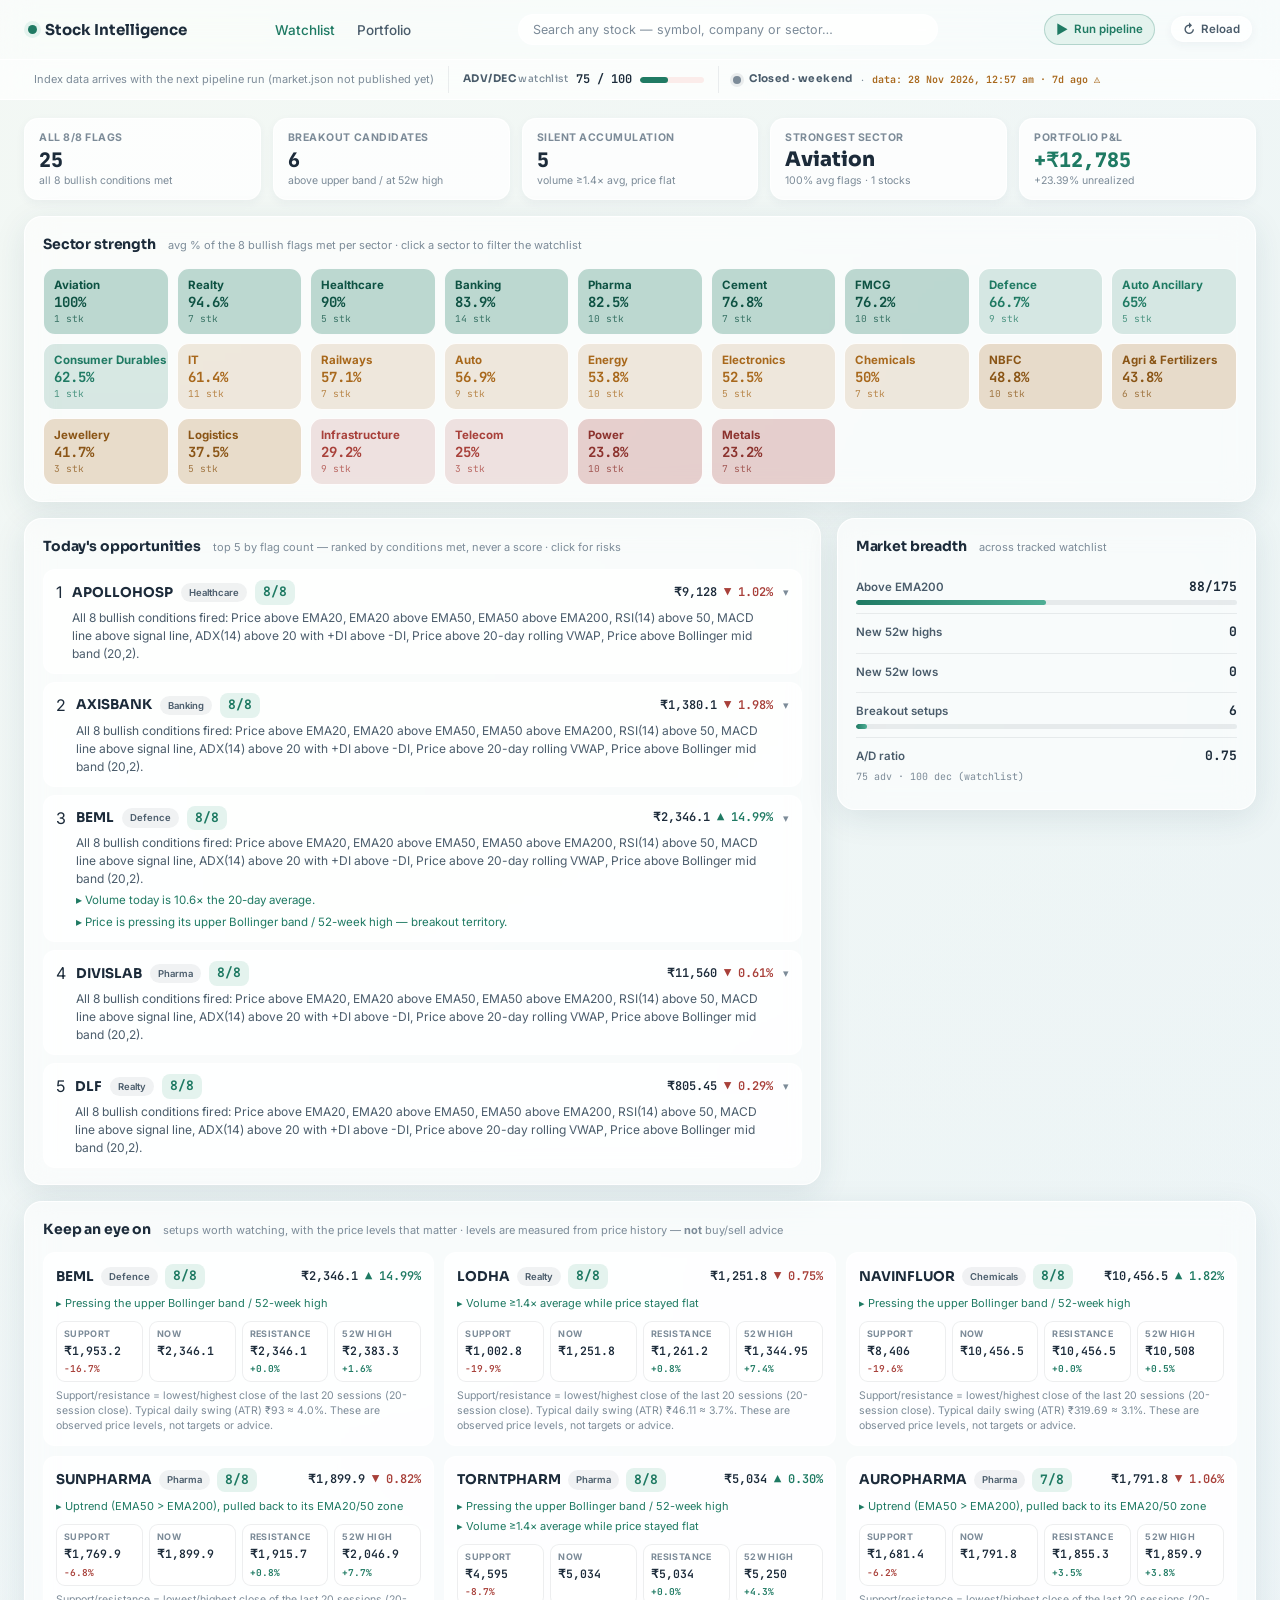
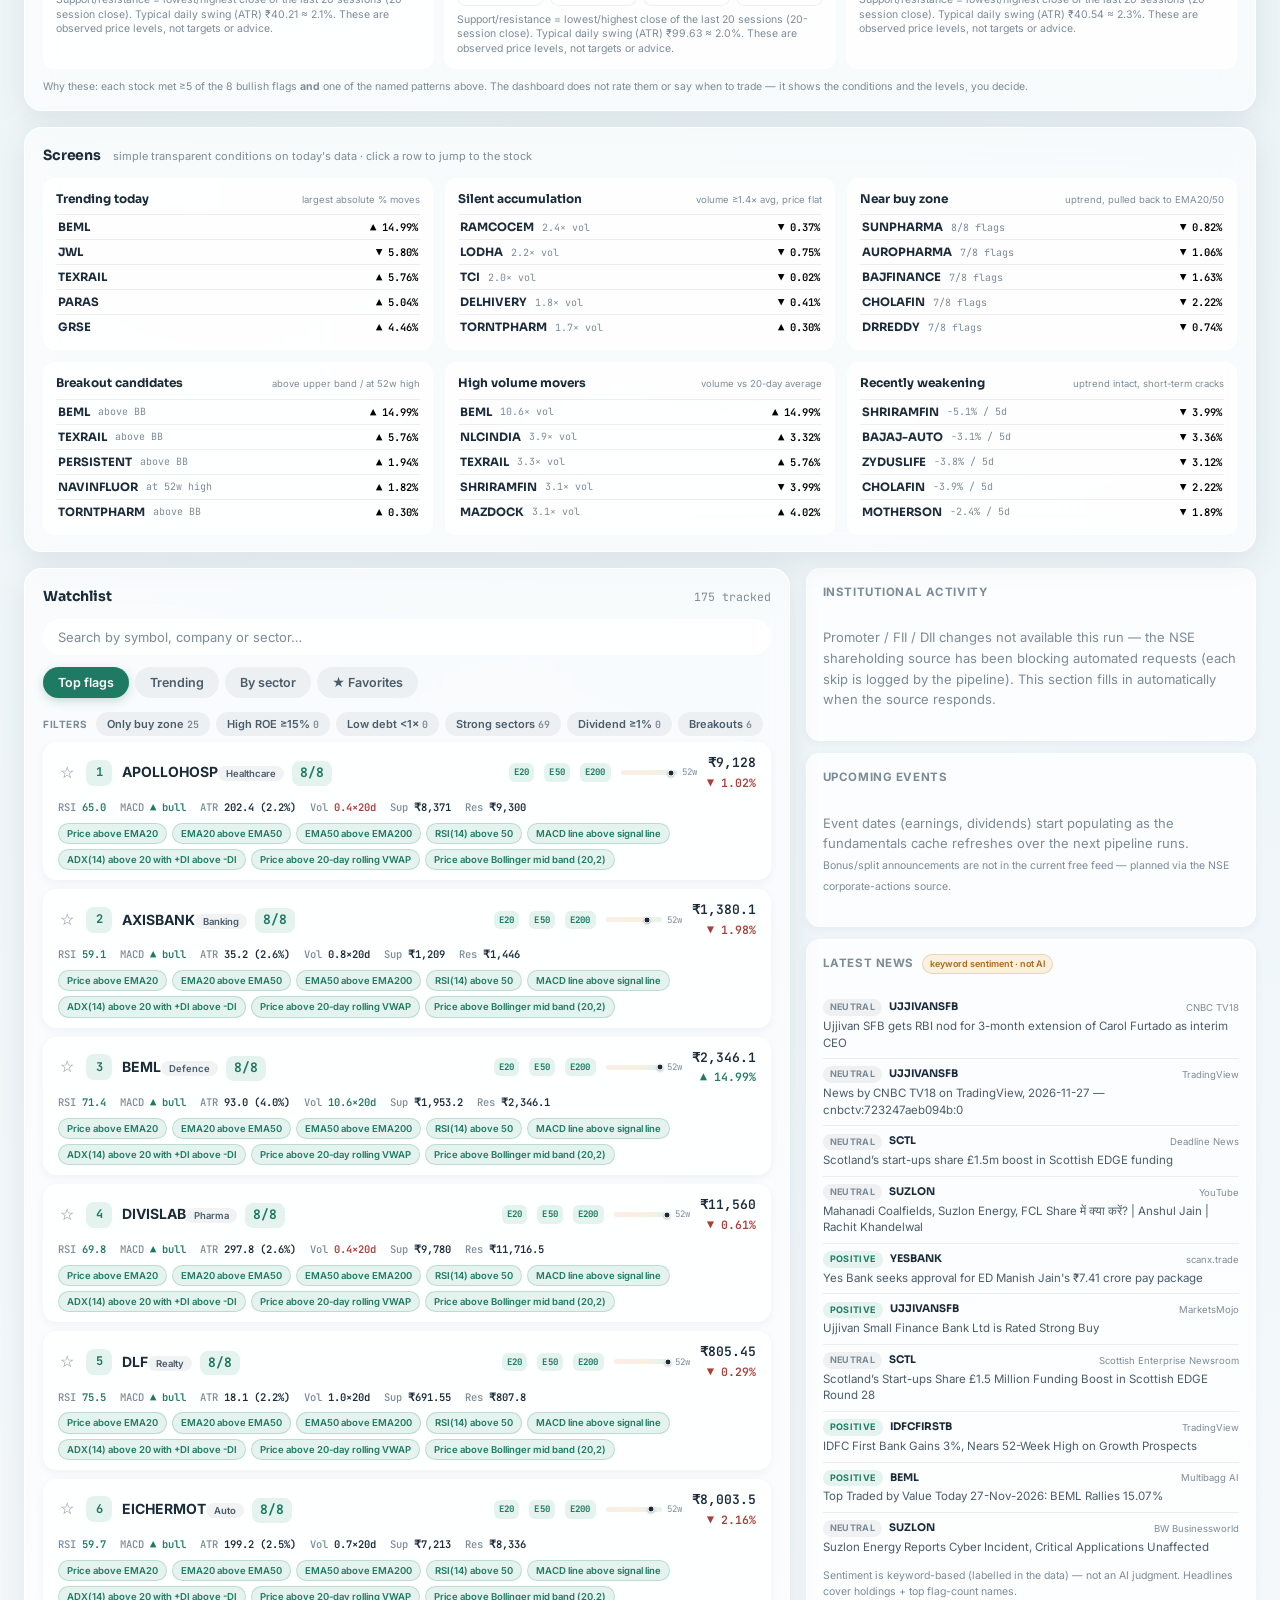
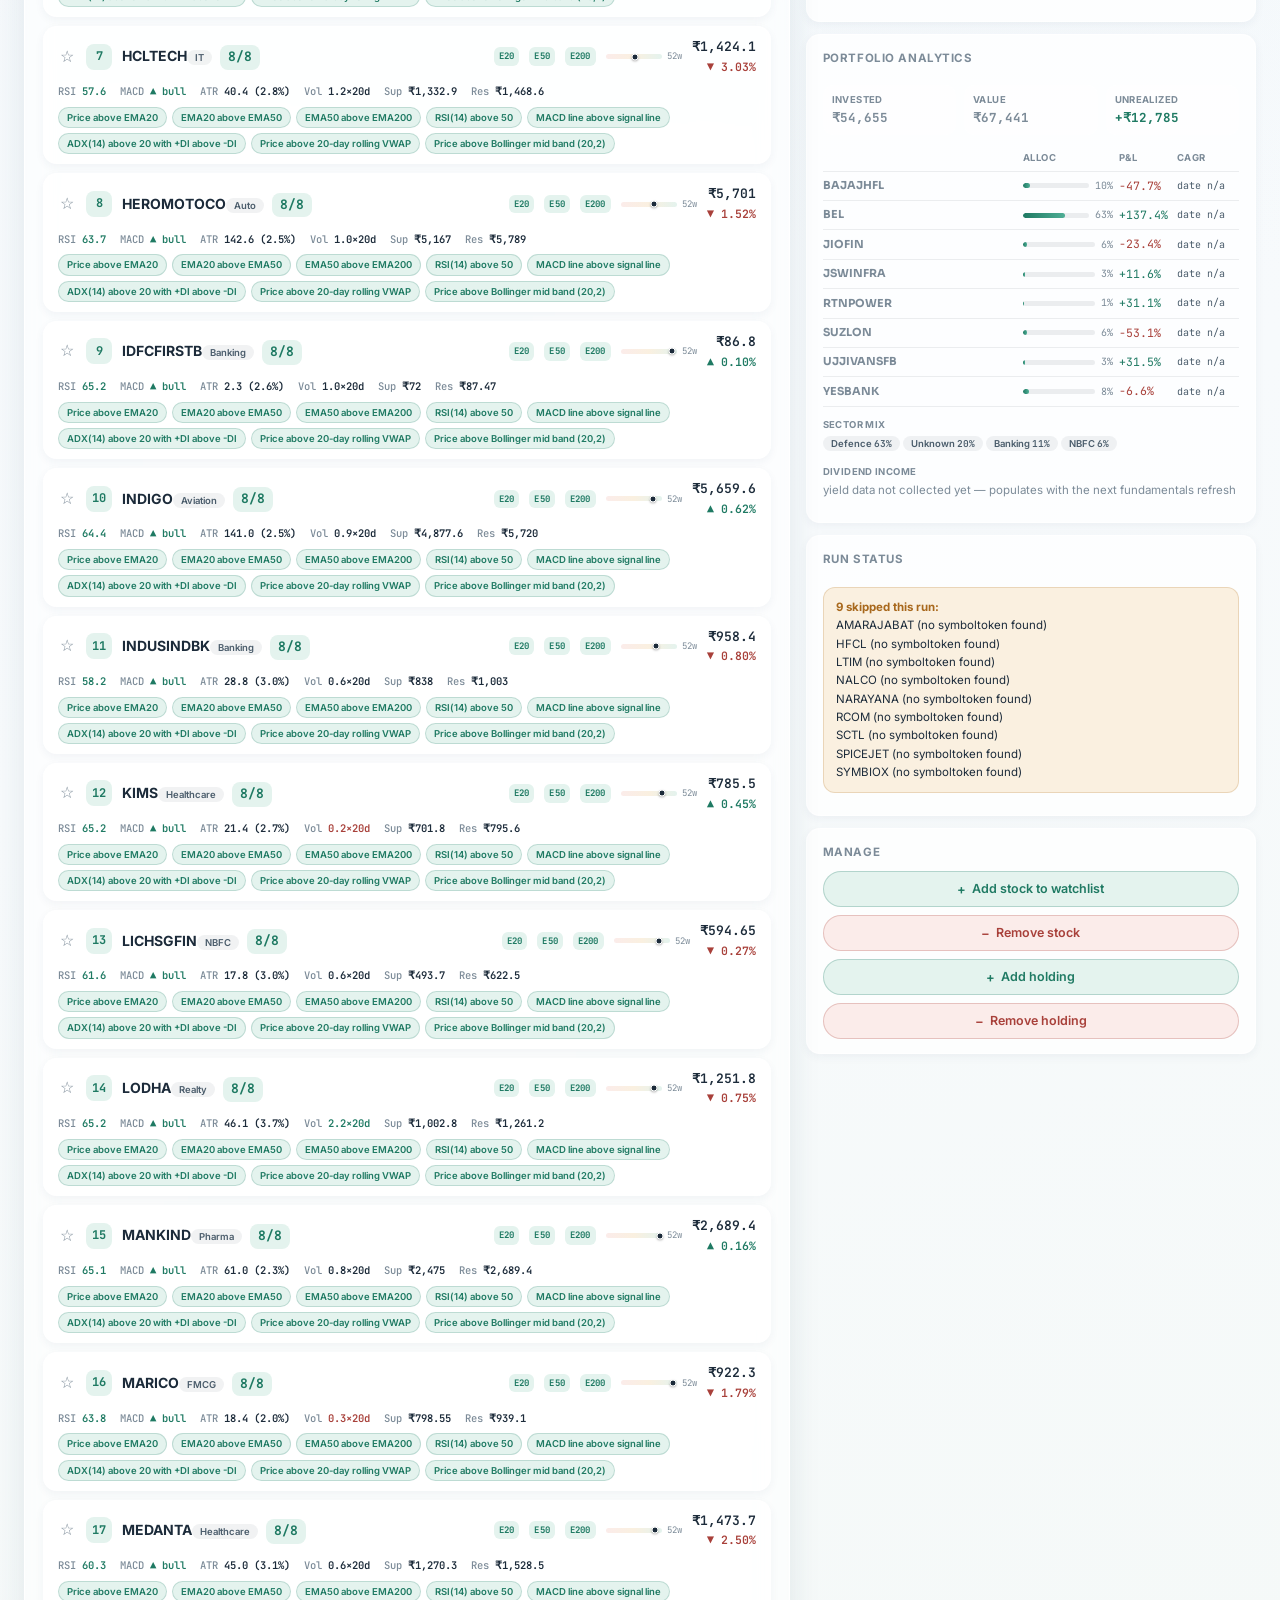
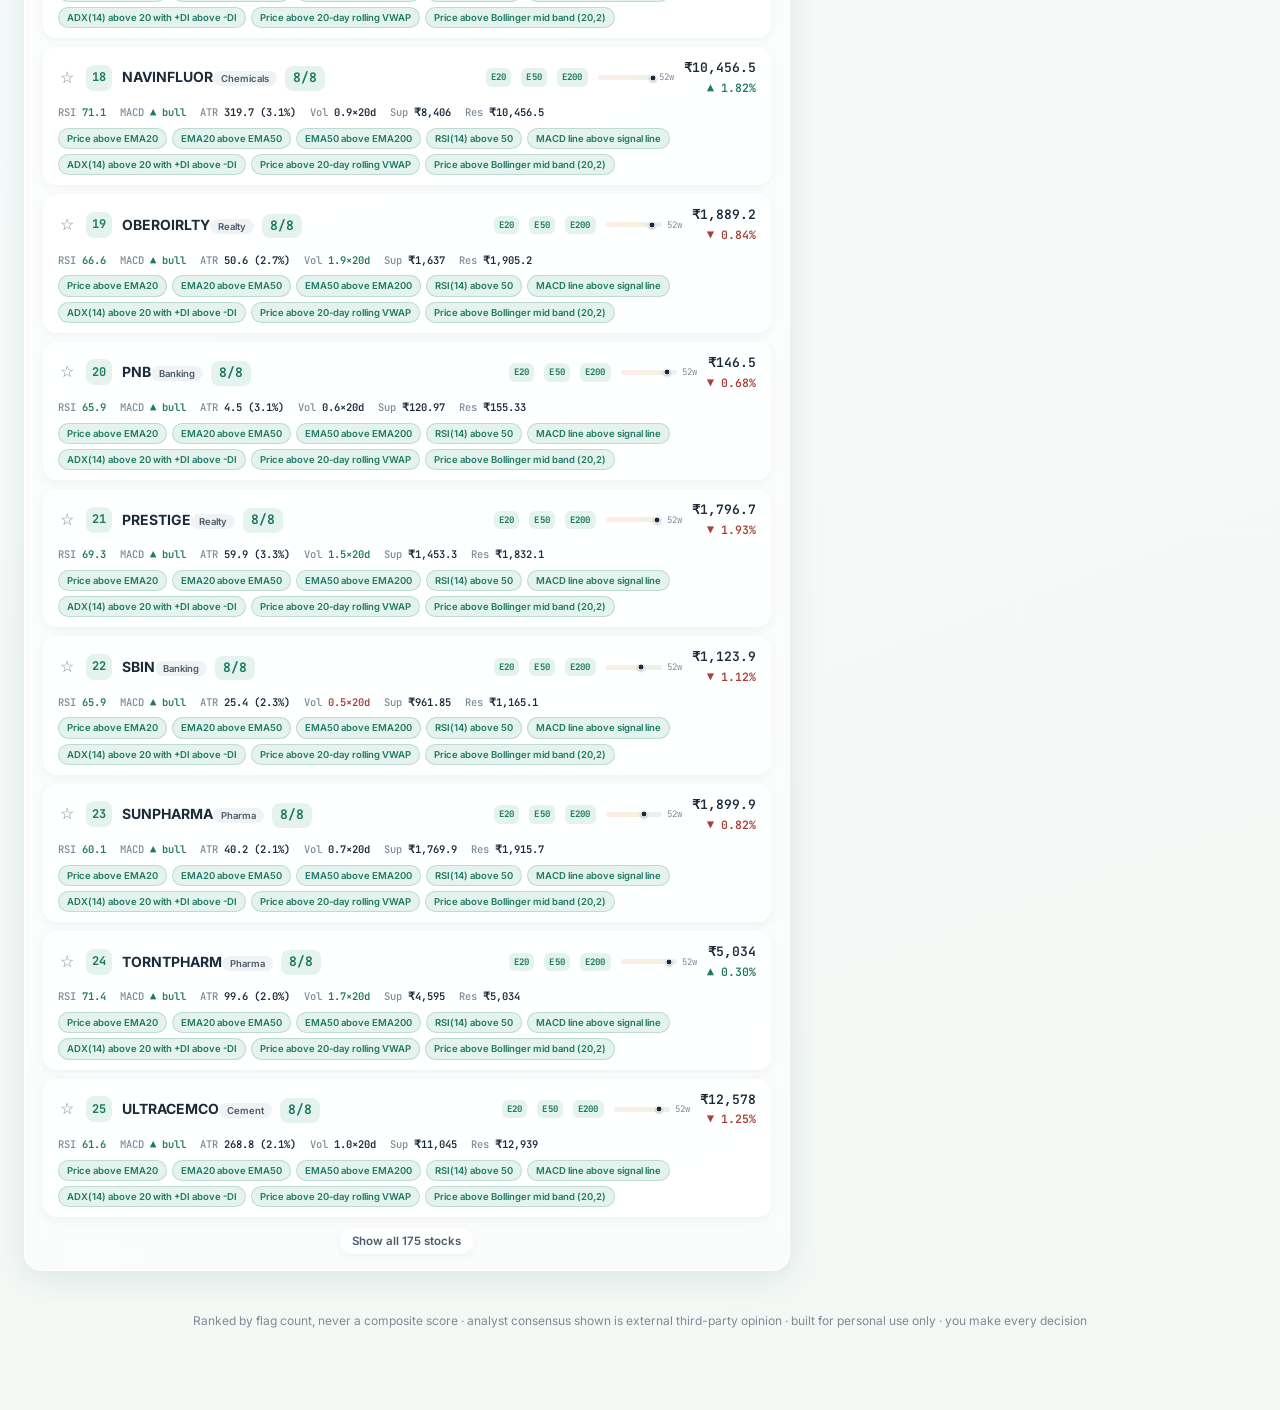
<file: dashboard/index.html>
<!DOCTYPE html>
<html lang="en">
<head>
<meta charset="UTF-8">
<meta name="viewport" content="width=device-width, initial-scale=1.0">
<title>Stock Intelligence — Watchlist</title>
<link rel="preconnect" href="https://fonts.googleapis.com">
<link href="https://fonts.googleapis.com/css2?family=Sora:wght@400;500;600;700;800&family=Inter:wght@400;500;600&family=JetBrains+Mono:wght@400;500;600&display=swap" rel="stylesheet">
<link rel="stylesheet" href="css/style.css?v=5">
</head>
<body>

<div class="sticky-top">
  <nav>
    <div class="brand"><span class="dot"></span> Stock Intelligence</div>
    <ul>
      <li><a href="index.html" class="active">Watchlist</a></li>
      <li><a href="portfolio.html">Portfolio</a></li>
    </ul>
    <div class="nav-search-wrap">
      <input type="search" id="global-search" class="search-input nav-search" placeholder="Search any stock — symbol, company or sector…" autocomplete="off" aria-label="Search stocks">
      <span class="nav-search-count" id="global-search-count"></span>
    </div>
    <div class="nav-right">
      <a class="btn btn-primary btn-sm" href="https://github.com/subramanya1496/nse-dashboard/actions/workflows/daily-run.yml" target="_blank" rel="noopener"><span class="icon">▶</span><span class="label"> Run pipeline</span></a>
      <button class="btn btn-ghost btn-sm" id="refresh-btn" title="Reloads the latest published data. New prices come from the daily pipeline — use ‘Run pipeline’ for a fresh fetch."><span class="icon">↻</span><span class="label">Reload</span></button>
    </div>
  </nav>
  <div class="market-strip" id="market-strip"><div class="mi mi-note">Loading market overview…</div></div>
</div>

<main class="wide">

  <section class="kpi-row" id="kpi-row" aria-label="Key numbers today">
    <div class="kpi-card"><div class="kpi-label">Loading…</div></div>
  </section>

  <section class="panel" aria-label="Sector strength heatmap">
    <div class="panel-head">
      <h2>Sector strength</h2>
      <span class="panel-sub">avg % of the 8 bullish flags met per sector · click a sector to filter the watchlist</span>
    </div>
    <div class="heatmap-grid" id="sector-heatmap-grid"><div class="empty-note">Loading…</div></div>
  </section>

  <section class="grid-opp">
    <div class="panel" aria-label="Today's opportunities">
      <div class="panel-head">
        <h2>Today's opportunities</h2>
        <span class="panel-sub">top 5 by flag count — ranked by conditions met, never a score · click for risks</span>
      </div>
      <div id="opportunities-list"><div class="empty-note">Loading…</div></div>
    </div>
    <div class="panel" aria-label="Market breadth">
      <div class="panel-head"><h2>Market breadth</h2><span class="panel-sub">across tracked watchlist</span></div>
      <div id="breadth-widgets"><div class="empty-note">Loading…</div></div>
    </div>
  </section>

  <section class="panel" id="watch-card" aria-label="Keep an eye on">
    <div class="panel-head">
      <h2>Keep an eye on</h2>
      <span class="panel-sub">setups worth watching, with the price levels that matter · levels are measured from price history — <b>not</b> buy/sell advice</span>
    </div>
    <div id="keep-an-eye-list"><div class="empty-note">Loading…</div></div>
  </section>

  <section class="panel" aria-label="Screens">
    <div class="panel-head">
      <h2>Screens</h2>
      <span class="panel-sub">simple transparent conditions on today's data · click a row to jump to the stock</span>
    </div>
    <div class="screens-grid" id="screens-grid"><div class="empty-note">Loading…</div></div>
  </section>

  <section class="grid-main">
    <div class="panel" id="watchlist-card" aria-label="Watchlist">
      <div class="card-head-row">
        <h2>Watchlist</h2>
        <span class="stock-count" id="stock-count"></span>
      </div>
      <div class="search-row">
        <input type="search" id="stock-search" class="search-input" placeholder="Search by symbol, company or sector…" autocomplete="off">
      </div>
      <div class="tab-bar" id="watchlist-tabs">
        <button class="tab-btn active" data-tab="flags">Top flags</button>
        <button class="tab-btn" data-tab="trending">Trending</button>
        <button class="tab-btn" data-tab="sector">By sector</button>
        <button class="tab-btn" data-tab="favorites">★ Favorites</button>
      </div>
      <div class="filter-row">
        <span class="filter-label">Filters</span>
        <div class="filter-chips" id="filter-chips"></div>
      </div>
      <div class="filter-note fine" id="filter-note"></div>
      <div id="stock-list"><div class="empty-note">Loading…</div></div>
    </div>

    <aside class="rail">
      <div class="side-card">
        <h5>Institutional activity</h5>
        <div id="institutional-body" class="empty-note">Loading…</div>
      </div>
      <div class="side-card">
        <h5>Upcoming events</h5>
        <div id="events-body" class="empty-note">Loading…</div>
      </div>
      <div class="side-card">
        <h5>Latest news <span class="ext-tag">keyword sentiment · not AI</span></h5>
        <div id="news-body" class="empty-note">Loading…</div>
      </div>
      <div class="side-card">
        <h5>Portfolio analytics</h5>
        <div id="portfolio-analytics-body" class="empty-note">Loading…</div>
      </div>
      <div class="side-card">
        <h5>Run status</h5>
        <div id="run-status" class="empty-note">Loading…</div>
      </div>
      <div class="side-card">
        <h5>Manage</h5>
        <div class="manage-buttons">
          <a class="btn btn-primary" href="https://github.com/subramanya1496/nse-dashboard/issues/new?template=add-stock.yml" target="_blank" rel="noopener"><span class="icon">+</span> Add stock to watchlist</a>
          <a class="btn btn-danger" href="https://github.com/subramanya1496/nse-dashboard/issues/new?template=remove-stock.yml" target="_blank" rel="noopener"><span class="icon">−</span> Remove stock</a>
          <a class="btn btn-primary" href="https://github.com/subramanya1496/nse-dashboard/issues/new?template=add-holding.yml" target="_blank" rel="noopener"><span class="icon">+</span> Add holding</a>
          <a class="btn btn-danger" href="https://github.com/subramanya1496/nse-dashboard/issues/new?template=remove-holding.yml" target="_blank" rel="noopener"><span class="icon">−</span> Remove holding</a>
        </div>
      </div>
    </aside>
  </section>

</main>

<footer>Ranked by flag count, never a composite score · analyst consensus shown is external third-party opinion · built for personal use only · you make every decision</footer>

<script src="js/app.js?v=5"></script>
<script src="js/home.js?v=5"></script>

</body>
</html>
</file>
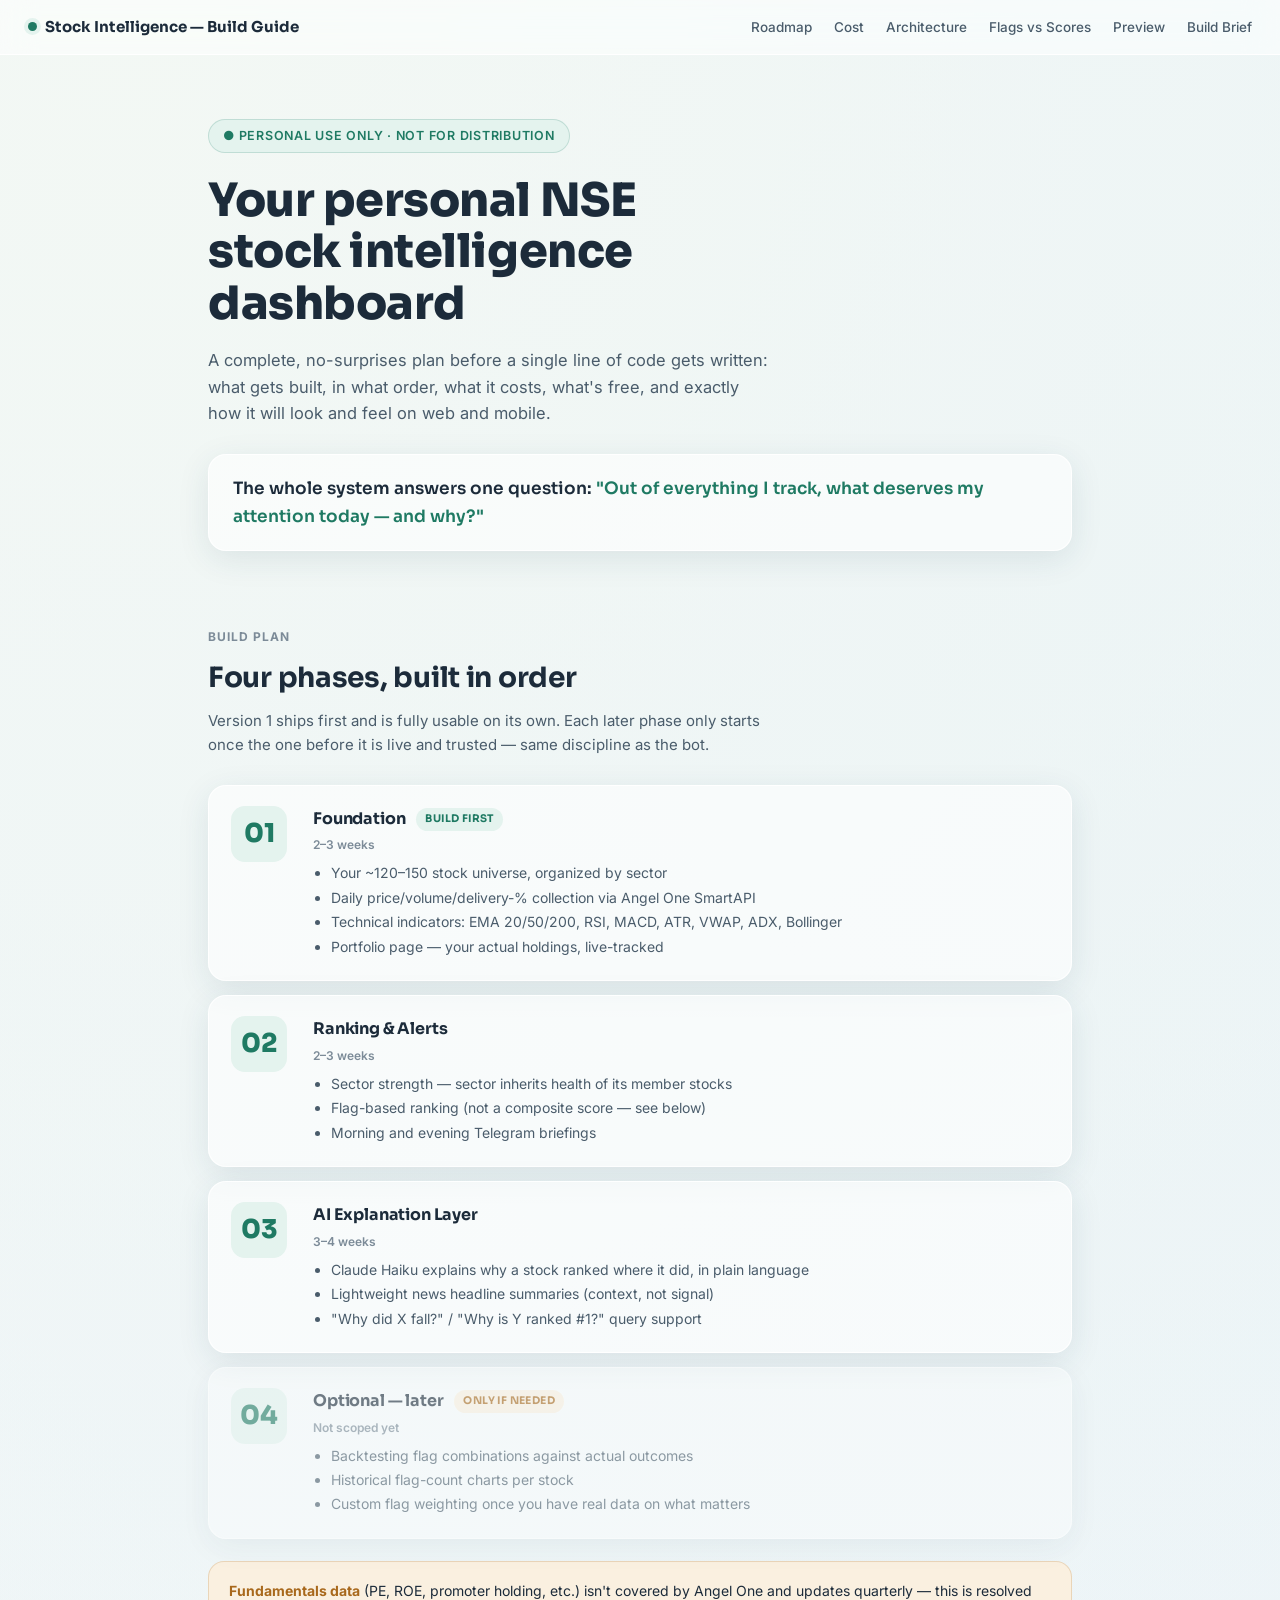
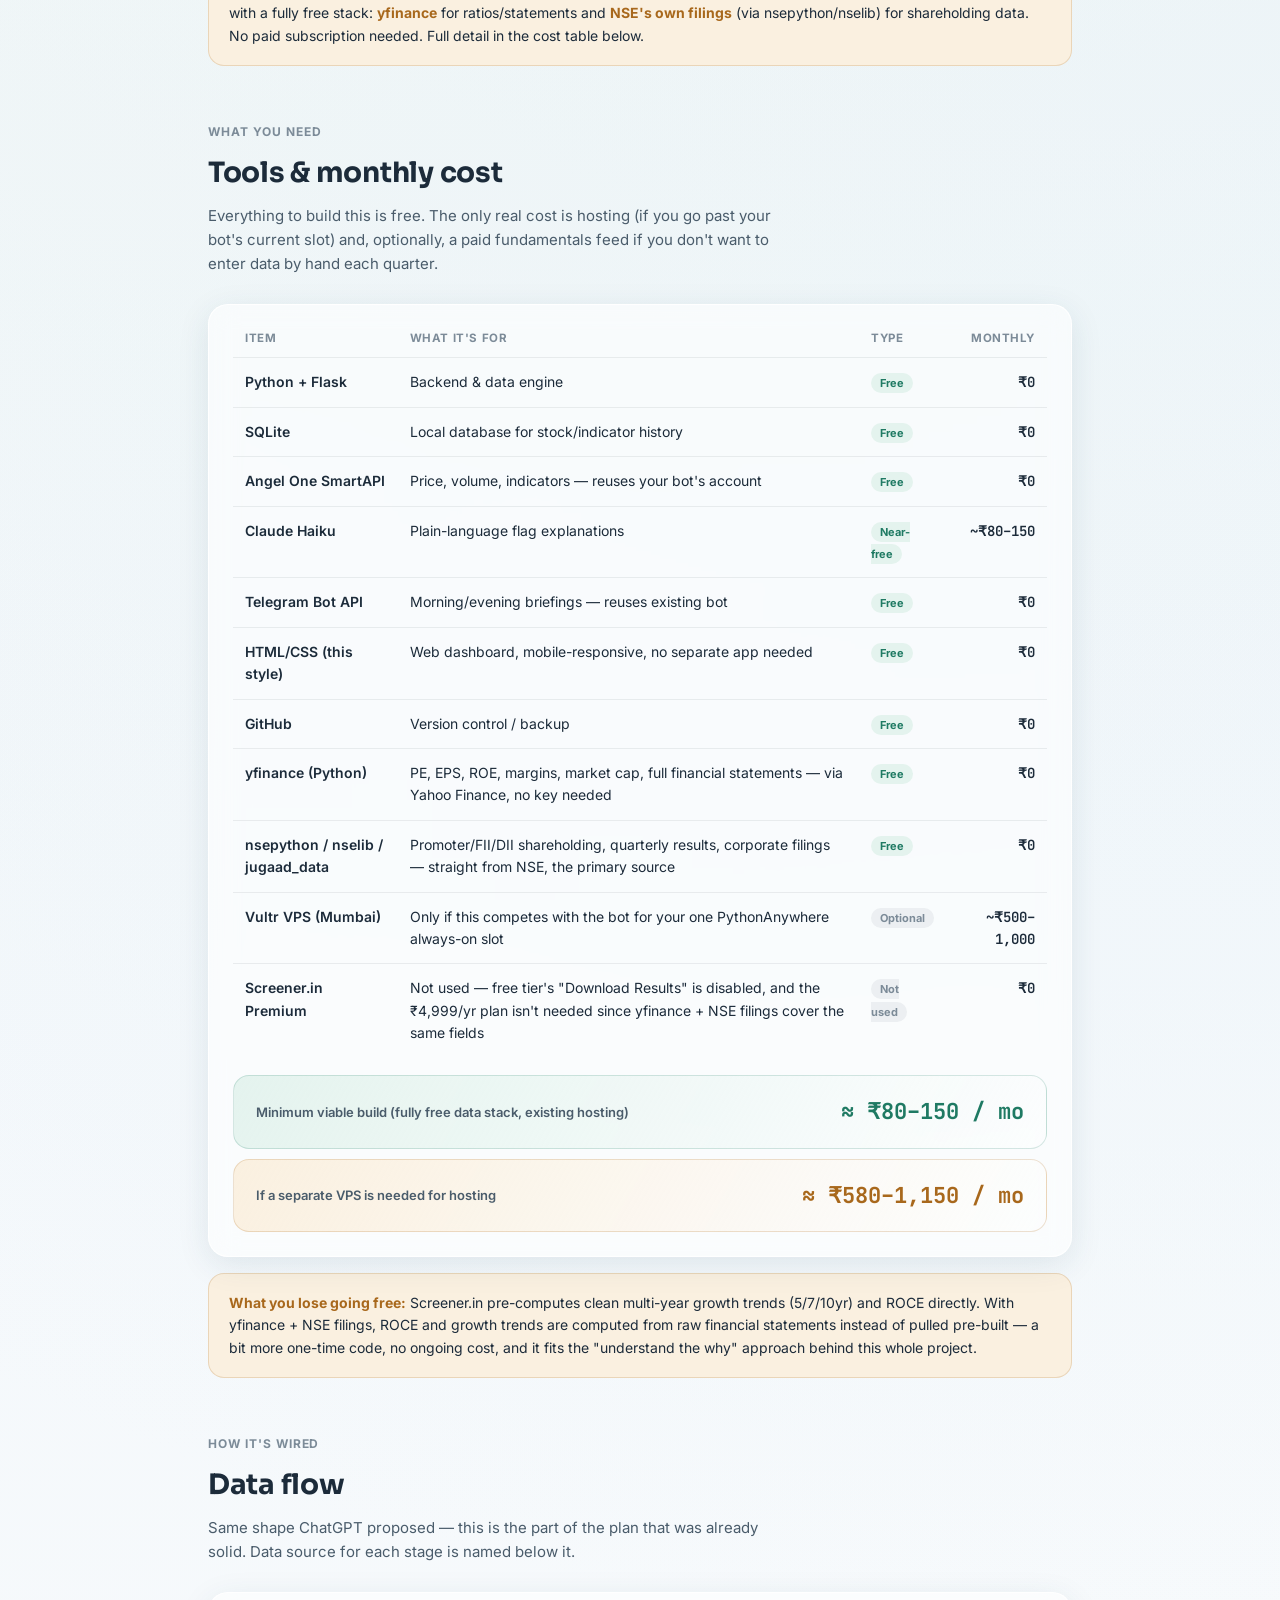
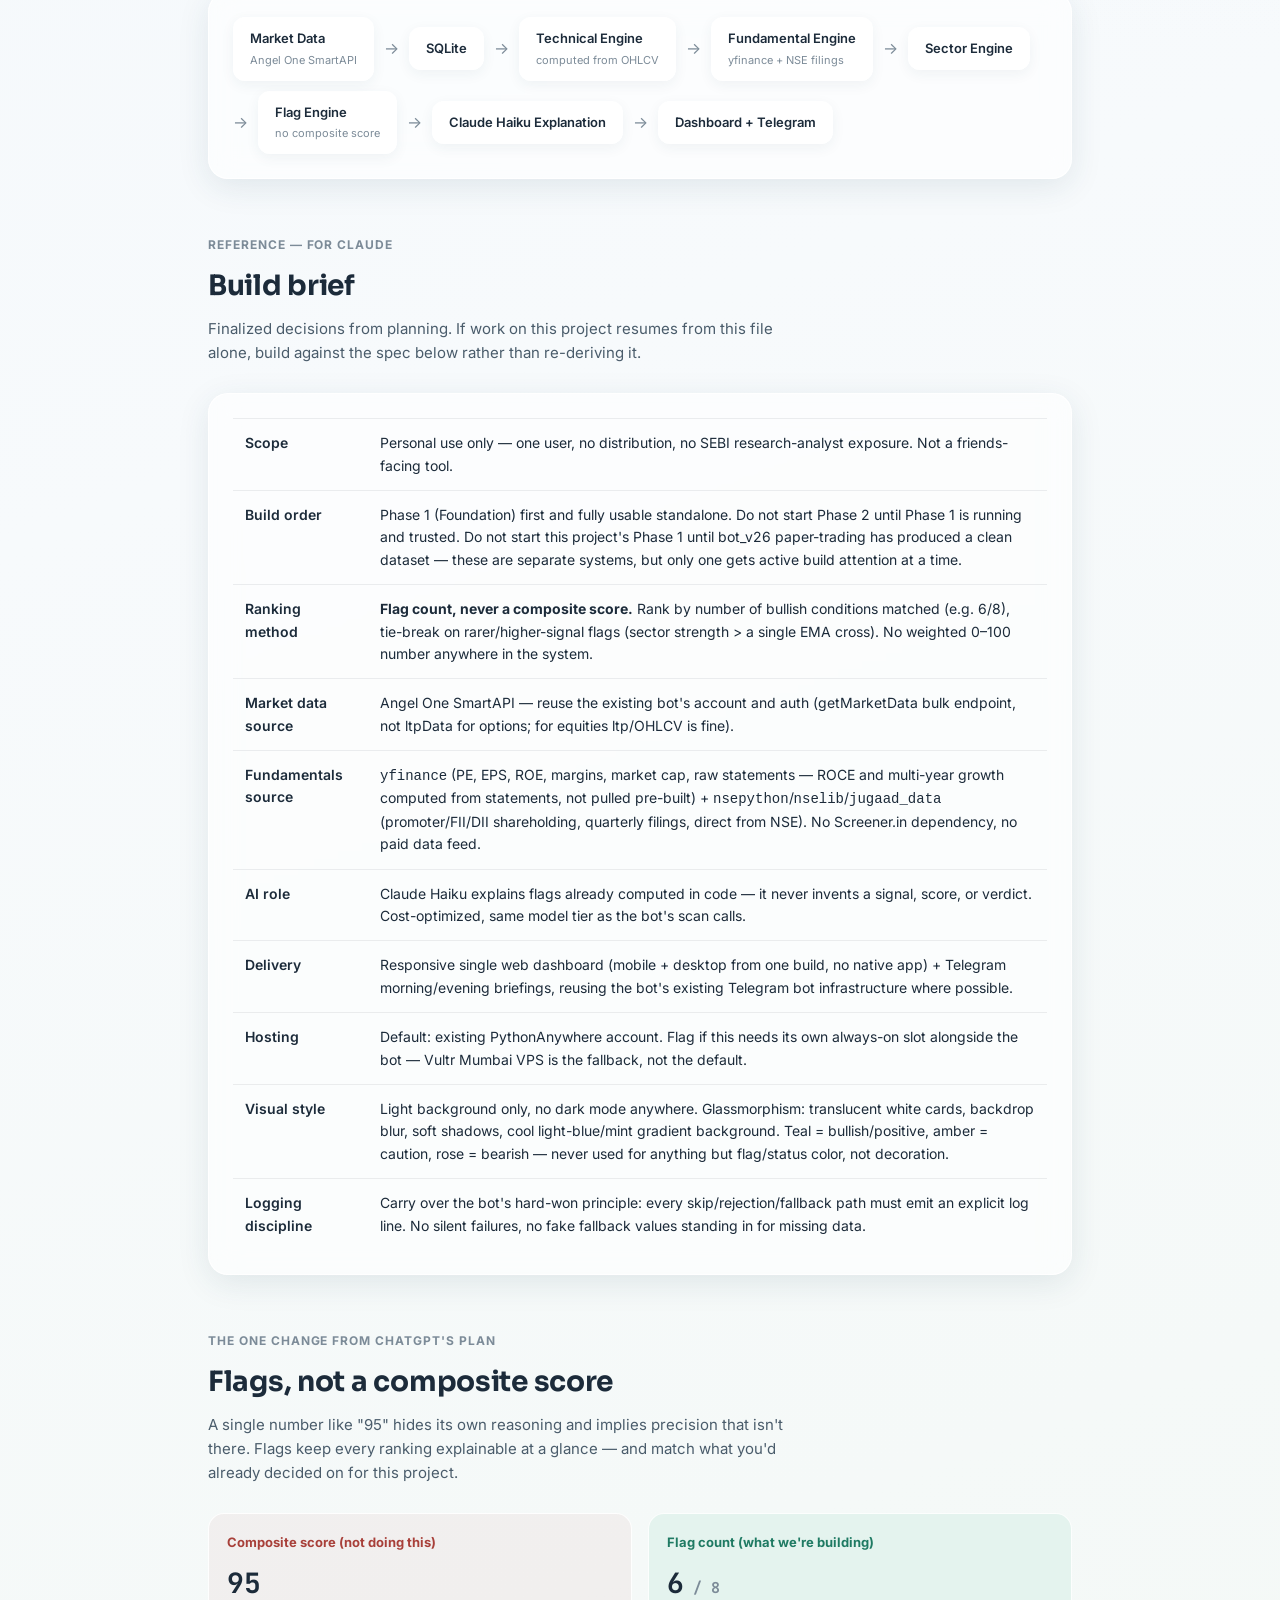
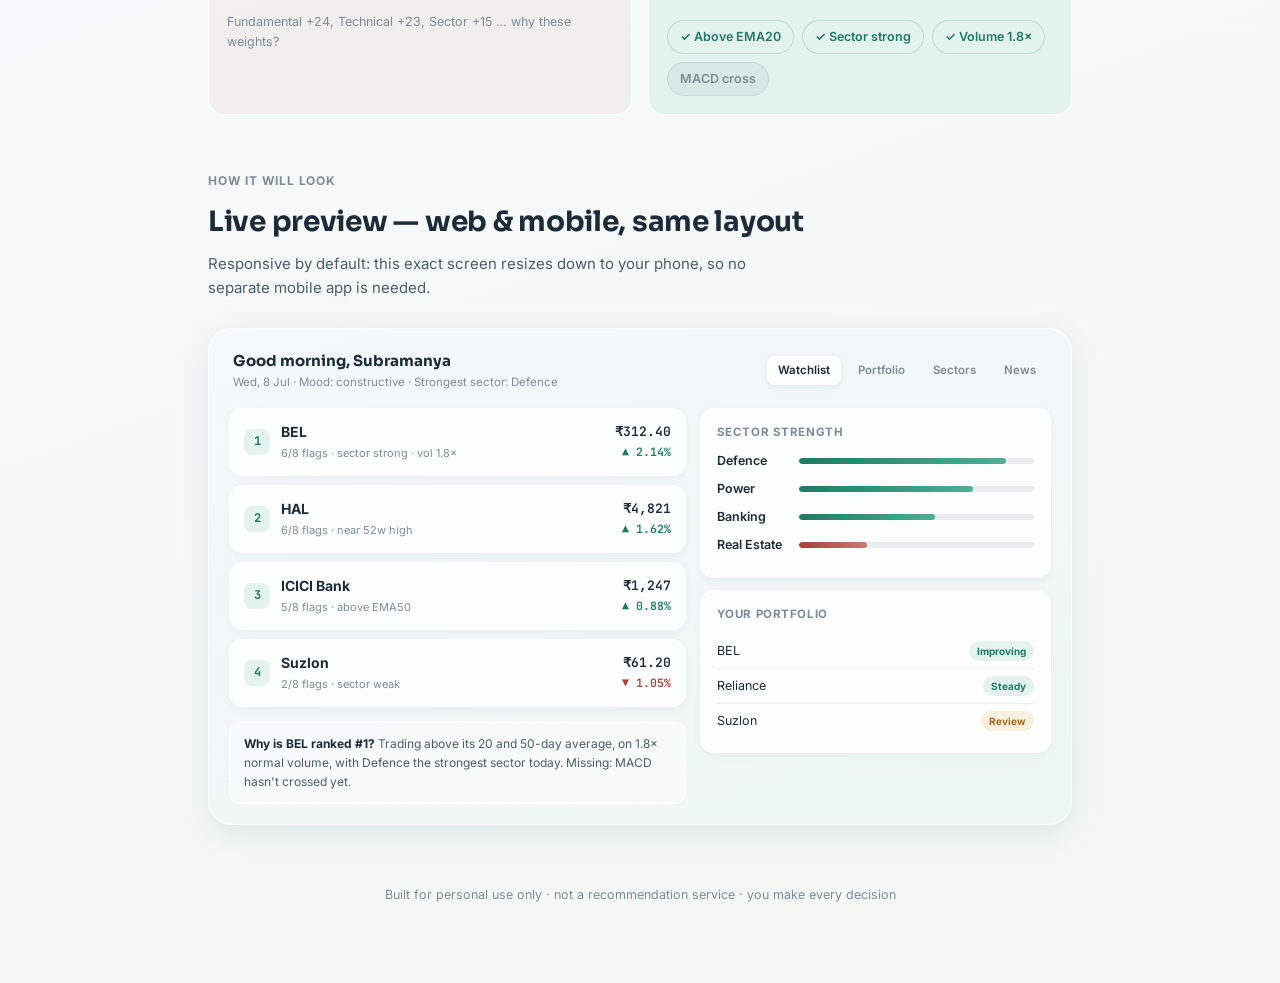
<file: stock-dashboard-guide.html>
<!DOCTYPE html>
<html lang="en">
<head>
<meta charset="UTF-8">
<meta name="viewport" content="width=device-width, initial-scale=1.0">
<title>Personal NSE Stock Intelligence Dashboard — Build Guide</title>
<link rel="preconnect" href="https://fonts.googleapis.com">
<link href="https://fonts.googleapis.com/css2?family=Sora:wght@400;500;600;700;800&family=Inter:wght@400;500;600&family=JetBrains+Mono:wght@400;500;600&display=swap" rel="stylesheet">
<style>
  :root{
    --bg-1:#eef4fa;
    --bg-2:#e6f1f7;
    --bg-3:#f3f8f4;
    --glass:rgba(255,255,255,0.58);
    --glass-strong:rgba(255,255,255,0.78);
    --glass-border:rgba(255,255,255,0.9);
    --ink:#1c2b3a;
    --ink-soft:#4a5c6b;
    --ink-faint:#7c8b98;
    --teal:#1f7a63;
    --teal-soft:#e4f3ee;
    --amber:#a8681c;
    --amber-soft:#faf0e0;
    --rose:#a8403a;
    --rose-soft:#fbecea;
    --line:rgba(28,43,58,0.08);
    --shadow:0 8px 32px rgba(31,64,90,0.10);
  }
  *{box-sizing:border-box; margin:0; padding:0;}
  html{scroll-behavior:smooth;}
  body{
    font-family:'Inter',sans-serif;
    color:var(--ink);
    background:
      radial-gradient(circle at 10% 0%, var(--bg-3) 0%, transparent 45%),
      radial-gradient(circle at 90% 10%, var(--bg-2) 0%, transparent 50%),
      linear-gradient(160deg, var(--bg-1), #f7fafc 60%, var(--bg-3));
    min-height:100vh;
    line-height:1.6;
    padding-bottom:80px;
  }
  .mono{font-family:'JetBrains Mono',monospace;}
  h1,h2,h3,.display{font-family:'Sora',sans-serif; letter-spacing:-0.01em;}

  /* ---------- Nav ---------- */
  nav{
    position:sticky; top:0; z-index:50;
    backdrop-filter:blur(16px) saturate(160%);
    -webkit-backdrop-filter:blur(16px) saturate(160%);
    background:rgba(255,255,255,0.55);
    border-bottom:1px solid var(--glass-border);
    padding:14px 28px;
    display:flex; align-items:center; justify-content:space-between;
  }
  nav .brand{font-family:'Sora',sans-serif; font-weight:700; font-size:15px; display:flex; align-items:center; gap:8px;}
  nav .brand .dot{width:9px;height:9px;border-radius:50%;background:var(--teal); box-shadow:0 0 0 4px var(--teal-soft);}
  nav ul{list-style:none; display:flex; gap:22px;}
  nav a{color:var(--ink-soft); text-decoration:none; font-size:13.5px; font-weight:500;}
  nav a:hover{color:var(--teal);}
  @media (max-width:780px){ nav ul{display:none;} }

  /* ---------- Hero ---------- */
  header.hero{
    max-width:920px; margin:0 auto; padding:64px 28px 20px;
    text-align:left;
  }
  .eyebrow{
    display:inline-flex; align-items:center; gap:8px;
    font-size:12.5px; font-weight:600; letter-spacing:0.06em; text-transform:uppercase;
    color:var(--teal); background:var(--teal-soft); border:1px solid rgba(31,122,99,0.18);
    padding:6px 14px; border-radius:999px; margin-bottom:22px;
  }
  h1.display{font-size:clamp(30px,5vw,46px); font-weight:800; line-height:1.12; color:var(--ink); max-width:14ch;}
  .hero p.sub{margin-top:18px; font-size:16.5px; color:var(--ink-soft); max-width:56ch;}
  .hero-question{
    margin-top:28px; padding:20px 24px; border-radius:18px;
    background:var(--glass); border:1px solid var(--glass-border); box-shadow:var(--shadow);
    font-family:'Sora',sans-serif; font-weight:600; font-size:17px; color:var(--ink);
  }
  .hero-question span{color:var(--teal);}

  /* ---------- Sections ---------- */
  section{max-width:920px; margin:0 auto; padding:56px 28px 0;}
  .section-tag{
    font-size:12px; font-weight:700; letter-spacing:0.08em; text-transform:uppercase;
    color:var(--ink-faint); margin-bottom:10px;
  }
  h2.display{font-size:clamp(22px,3.2vw,28px); font-weight:700; margin-bottom:8px;}
  .lede{color:var(--ink-soft); font-size:15px; max-width:64ch; margin-bottom:28px;}

  .card{
    background:var(--glass);
    border:1px solid var(--glass-border);
    border-radius:20px;
    box-shadow:var(--shadow);
    backdrop-filter:blur(14px);
    -webkit-backdrop-filter:blur(14px);
    padding:24px;
  }

  /* ---------- Roadmap ---------- */
  .roadmap{display:flex; flex-direction:column; gap:14px;}
  .phase{
    display:grid; grid-template-columns:64px 1fr; gap:18px;
    background:var(--glass); border:1px solid var(--glass-border); border-radius:18px;
    padding:20px 22px; box-shadow:var(--shadow); align-items:start;
  }
  .phase .num{
    font-family:'Sora',sans-serif; font-weight:800; font-size:26px; color:var(--teal);
    background:var(--teal-soft); border-radius:14px; height:56px; width:56px;
    display:flex; align-items:center; justify-content:center;
  }
  .phase h3{font-size:16px; font-weight:700; margin-bottom:4px;}
  .phase .weeks{font-size:12px; color:var(--ink-faint); font-weight:600; margin-bottom:8px;}
  .phase ul{padding-left:18px; color:var(--ink-soft); font-size:14px;}
  .phase ul li{margin-bottom:2px;}
  .phase.locked{opacity:0.6;}
  .badge{
    display:inline-block; font-size:10.5px; font-weight:700; letter-spacing:0.04em; text-transform:uppercase;
    padding:3px 9px; border-radius:999px; margin-left:8px; vertical-align:middle;
  }
  .badge.start{background:var(--teal-soft); color:var(--teal);}
  .badge.later{background:var(--amber-soft); color:var(--amber);}

  /* ---------- Tools table ---------- */
  table{width:100%; border-collapse:collapse; font-size:14px;}
  th{text-align:left; font-size:11.5px; text-transform:uppercase; letter-spacing:0.05em; color:var(--ink-faint); padding:0 12px 10px; font-weight:700;}
  td{padding:13px 12px; border-top:1px solid var(--line); vertical-align:top;}
  tr td:first-child{font-weight:600;}
  .tag-free{color:var(--teal); background:var(--teal-soft); font-size:11px; font-weight:700; padding:3px 9px; border-radius:999px;}
  .tag-paid{color:var(--amber); background:var(--amber-soft); font-size:11px; font-weight:700; padding:3px 9px; border-radius:999px;}
  .tag-optional{color:var(--ink-faint); background:rgba(28,43,58,0.06); font-size:11px; font-weight:700; padding:3px 9px; border-radius:999px;}
  .price{font-family:'JetBrains Mono',monospace; font-weight:600;}

  .cost-total{
    margin-top:18px; display:flex; justify-content:space-between; align-items:center;
    padding:18px 22px; border-radius:16px; background:linear-gradient(120deg, var(--teal-soft), rgba(255,255,255,0.4));
    border:1px solid rgba(31,122,99,0.18);
  }
  .cost-total .label{font-size:13px; color:var(--ink-soft); font-weight:600;}
  .cost-total .value{font-family:'JetBrains Mono',monospace; font-size:22px; font-weight:700; color:var(--teal);}

  /* ---------- Flow diagram ---------- */
  .flow{display:flex; flex-wrap:wrap; gap:10px; align-items:center; justify-content:flex-start;}
  .flow-step{
    background:var(--glass-strong); border:1px solid var(--glass-border); border-radius:12px;
    padding:10px 16px; font-size:13px; font-weight:600; box-shadow:0 4px 14px rgba(31,64,90,0.06);
  }
  .flow-arrow{color:var(--ink-faint); font-size:16px;}

  /* ---------- Flags philosophy ---------- */
  .flagrow{display:flex; flex-wrap:wrap; gap:8px; margin-top:14px;}
  .flag{
    font-size:12.5px; font-weight:600; padding:6px 12px; border-radius:999px;
    border:1px solid; display:inline-flex; align-items:center; gap:6px;
  }
  .flag.on{background:var(--teal-soft); color:var(--teal); border-color:rgba(31,122,99,0.2);}
  .flag.off{background:rgba(28,43,58,0.05); color:var(--ink-faint); border-color:var(--line);}
  .vs{
    display:grid; grid-template-columns:1fr 1fr; gap:16px; margin-top:20px;
  }
  @media (max-width:640px){ .vs{grid-template-columns:1fr;} }
  .vs .box{border-radius:16px; padding:18px; border:1px solid var(--glass-border);}
  .vs .box.bad{background:rgba(168,64,58,0.05);}
  .vs .box.good{background:var(--teal-soft);}
  .vs .box h4{font-size:13px; font-weight:700; margin-bottom:8px;}
  .vs .box.bad h4{color:var(--rose);}
  .vs .box.good h4{color:var(--teal);}
  .vs .box .num{font-family:'JetBrains Mono',monospace; font-size:28px; font-weight:700;}

  /* ---------- Mockup dashboard ---------- */
  .mockup-frame{
    border-radius:24px; border:1px solid var(--glass-border); box-shadow:var(--shadow);
    background:linear-gradient(160deg, #f4f9fc, #eef6f1);
    padding:20px; overflow:hidden;
  }
  .mockup-topbar{display:flex; justify-content:space-between; align-items:center; margin-bottom:16px; padding:0 4px;}
  .mockup-topbar .title{font-family:'Sora',sans-serif; font-weight:700; font-size:15px;}
  .mockup-topbar .sub{font-size:11.5px; color:var(--ink-faint);}
  .mockup-tabs{display:flex; gap:6px; font-size:11.5px;}
  .mockup-tabs span{padding:5px 11px; border-radius:8px; color:var(--ink-faint); font-weight:600;}
  .mockup-tabs span.active{background:var(--glass-strong); color:var(--ink); box-shadow:0 2px 8px rgba(31,64,90,0.08);}

  .mockup-grid{display:grid; grid-template-columns:1.3fr 1fr; gap:14px;}
  @media (max-width:700px){ .mockup-grid{grid-template-columns:1fr;} }

  .stock-row{
    background:var(--glass-strong); border:1px solid var(--glass-border); border-radius:14px;
    padding:12px 14px; margin-bottom:9px; display:flex; align-items:center; justify-content:space-between;
    box-shadow:0 3px 10px rgba(31,64,90,0.05);
  }
  .stock-row .left{display:flex; align-items:center; gap:11px;}
  .stock-row .rank{
    width:26px; height:26px; border-radius:8px; background:var(--teal-soft); color:var(--teal);
    font-family:'JetBrains Mono',monospace; font-weight:700; font-size:12px;
    display:flex; align-items:center; justify-content:center;
  }
  .stock-row .name{font-weight:700; font-size:14px;}
  .stock-row .flags-mini{font-size:11px; color:var(--ink-faint); margin-top:2px;}
  .stock-row .price{font-size:13px; font-weight:600;}
  .stock-row .chg{font-family:'JetBrains Mono',monospace; font-size:11.5px; font-weight:600;}
  .chg.up{color:var(--teal);} .chg.down{color:var(--rose);}

  .side-card{
    background:var(--glass-strong); border:1px solid var(--glass-border); border-radius:14px;
    padding:14px 16px; margin-bottom:12px; box-shadow:0 3px 10px rgba(31,64,90,0.05);
  }
  .side-card h5{font-size:11.5px; text-transform:uppercase; letter-spacing:0.05em; color:var(--ink-faint); margin-bottom:10px; font-weight:700;}
  .sector-bar-row{display:flex; align-items:center; gap:8px; margin-bottom:8px; font-size:12.5px;}
  .sector-bar-row .name{width:74px; flex-shrink:0; font-weight:600;}
  .sector-bar-track{flex:1; height:6px; border-radius:4px; background:rgba(28,43,58,0.08); overflow:hidden;}
  .sector-bar-fill{height:100%; border-radius:4px; background:linear-gradient(90deg, var(--teal), #4fae95);}
  .sector-bar-fill.weak{background:linear-gradient(90deg, var(--rose), #c97a75);}

  .holding-row{display:flex; justify-content:space-between; align-items:center; font-size:12.5px; padding:7px 0; border-bottom:1px solid var(--line);}
  .holding-row:last-child{border-bottom:none;}
  .pill-status{font-size:10px; font-weight:700; padding:2px 8px; border-radius:999px;}
  .pill-status.ok{background:var(--teal-soft); color:var(--teal);}
  .pill-status.watch{background:var(--amber-soft); color:var(--amber);}

  .explain-box{
    margin-top:14px; background:rgba(255,255,255,0.5); border:1px dashed var(--glass-border);
    border-radius:12px; padding:12px 14px; font-size:12px; color:var(--ink-soft);
  }
  .explain-box b{color:var(--ink);}

  footer{max-width:920px; margin:60px auto 0; padding:0 28px; text-align:center; color:var(--ink-faint); font-size:12.5px;}

  .callout{
    background:var(--amber-soft); border:1px solid rgba(168,104,28,0.2); border-radius:16px;
    padding:18px 20px; font-size:14px; color:var(--ink); margin-top:22px;
  }
  .callout b{color:var(--amber);}
</style>
</head>
<body>

<nav>
  <div class="brand"><span class="dot"></span> Stock Intelligence — Build Guide</div>
  <ul>
    <li><a href="#roadmap">Roadmap</a></li>
    <li><a href="#cost">Cost</a></li>
    <li><a href="#architecture">Architecture</a></li>
    <li><a href="#philosophy">Flags vs Scores</a></li>
    <li><a href="#preview">Preview</a></li>
    <li><a href="#build-brief">Build Brief</a></li>
  </ul>
</nav>

<header class="hero">
  <div class="eyebrow">● Personal use only · not for distribution</div>
  <h1 class="display">Your personal NSE stock intelligence dashboard</h1>
  <p class="sub">A complete, no-surprises plan before a single line of code gets written: what gets built, in what order, what it costs, what's free, and exactly how it will look and feel on web and mobile.</p>
  <div class="hero-question">The whole system answers one question: <span>"Out of everything I track, what deserves my attention today — and why?"</span></div>
</header>

<section id="roadmap">
  <div class="section-tag">Build Plan</div>
  <h2 class="display">Four phases, built in order</h2>
  <p class="lede">Version 1 ships first and is fully usable on its own. Each later phase only starts once the one before it is live and trusted — same discipline as the bot.</p>
  <div class="roadmap">
    <div class="phase">
      <div class="num">01</div>
      <div>
        <h3>Foundation <span class="badge start">Build first</span></h3>
        <div class="weeks">2–3 weeks</div>
        <ul>
          <li>Your ~120–150 stock universe, organized by sector</li>
          <li>Daily price/volume/delivery-% collection via Angel One SmartAPI</li>
          <li>Technical indicators: EMA 20/50/200, RSI, MACD, ATR, VWAP, ADX, Bollinger</li>
          <li>Portfolio page — your actual holdings, live-tracked</li>
        </ul>
      </div>
    </div>
    <div class="phase">
      <div class="num">02</div>
      <div>
        <h3>Ranking & Alerts</h3>
        <div class="weeks">2–3 weeks</div>
        <ul>
          <li>Sector strength — sector inherits health of its member stocks</li>
          <li>Flag-based ranking (not a composite score — see below)</li>
          <li>Morning and evening Telegram briefings</li>
        </ul>
      </div>
    </div>
    <div class="phase">
      <div class="num">03</div>
      <div>
        <h3>AI Explanation Layer</h3>
        <div class="weeks">3–4 weeks</div>
        <ul>
          <li>Claude Haiku explains why a stock ranked where it did, in plain language</li>
          <li>Lightweight news headline summaries (context, not signal)</li>
          <li>"Why did X fall?" / "Why is Y ranked #1?" query support</li>
        </ul>
      </div>
    </div>
    <div class="phase locked">
      <div class="num">04</div>
      <div>
        <h3>Optional — later <span class="badge later">Only if needed</span></h3>
        <div class="weeks">Not scoped yet</div>
        <ul>
          <li>Backtesting flag combinations against actual outcomes</li>
          <li>Historical flag-count charts per stock</li>
          <li>Custom flag weighting once you have real data on what matters</li>
        </ul>
      </div>
    </div>
  </div>
  <div class="callout"><b>Fundamentals data</b> (PE, ROE, promoter holding, etc.) isn't covered by Angel One and updates quarterly — this is resolved with a fully free stack: <b>yfinance</b> for ratios/statements and <b>NSE's own filings</b> (via nsepython/nselib) for shareholding data. No paid subscription needed. Full detail in the cost table below.</div>
</section>

<section id="cost">
  <div class="section-tag">What You Need</div>
  <h2 class="display">Tools & monthly cost</h2>
  <p class="lede">Everything to build this is free. The only real cost is hosting (if you go past your bot's current slot) and, optionally, a paid fundamentals feed if you don't want to enter data by hand each quarter.</p>
  <div class="card">
    <table>
      <thead>
        <tr><th>Item</th><th>What it's for</th><th>Type</th><th style="text-align:right">Monthly</th></tr>
      </thead>
      <tbody>
        <tr><td>Python + Flask</td><td>Backend & data engine</td><td><span class="tag-free">Free</span></td><td class="price" style="text-align:right">₹0</td></tr>
        <tr><td>SQLite</td><td>Local database for stock/indicator history</td><td><span class="tag-free">Free</span></td><td class="price" style="text-align:right">₹0</td></tr>
        <tr><td>Angel One SmartAPI</td><td>Price, volume, indicators — reuses your bot's account</td><td><span class="tag-free">Free</span></td><td class="price" style="text-align:right">₹0</td></tr>
        <tr><td>Claude Haiku</td><td>Plain-language flag explanations</td><td><span class="tag-free">Near-free</span></td><td class="price" style="text-align:right">~₹80–150</td></tr>
        <tr><td>Telegram Bot API</td><td>Morning/evening briefings — reuses existing bot</td><td><span class="tag-free">Free</span></td><td class="price" style="text-align:right">₹0</td></tr>
        <tr><td>HTML/CSS (this style)</td><td>Web dashboard, mobile-responsive, no separate app needed</td><td><span class="tag-free">Free</span></td><td class="price" style="text-align:right">₹0</td></tr>
        <tr><td>GitHub</td><td>Version control / backup</td><td><span class="tag-free">Free</span></td><td class="price" style="text-align:right">₹0</td></tr>
        <tr><td>yfinance (Python)</td><td>PE, EPS, ROE, margins, market cap, full financial statements — via Yahoo Finance, no key needed</td><td><span class="tag-free">Free</span></td><td class="price" style="text-align:right">₹0</td></tr>
        <tr><td>nsepython / nselib / jugaad_data</td><td>Promoter/FII/DII shareholding, quarterly results, corporate filings — straight from NSE, the primary source</td><td><span class="tag-free">Free</span></td><td class="price" style="text-align:right">₹0</td></tr>
        <tr>
          <td>Vultr VPS (Mumbai)</td>
          <td>Only if this competes with the bot for your one PythonAnywhere always-on slot</td>
          <td><span class="tag-optional">Optional</span></td>
          <td class="price" style="text-align:right">~₹500–1,000</td>
        </tr>
        <tr>
          <td>Screener.in Premium</td>
          <td>Not used — free tier's "Download Results" is disabled, and the ₹4,999/yr plan isn't needed since yfinance + NSE filings cover the same fields</td>
          <td><span class="tag-optional">Not used</span></td>
          <td class="price" style="text-align:right">₹0</td>
        </tr>
      </tbody>
    </table>
    <div class="cost-total">
      <div class="label">Minimum viable build (fully free data stack, existing hosting)</div>
      <div class="value">≈ ₹80–150 / mo</div>
    </div>
    <div class="cost-total" style="margin-top:10px; background:linear-gradient(120deg, var(--amber-soft), rgba(255,255,255,0.4)); border-color:rgba(168,104,28,0.2);">
      <div class="label">If a separate VPS is needed for hosting</div>
      <div class="value" style="color:var(--amber);">≈ ₹580–1,150 / mo</div>
    </div>
  </div>
  <div class="callout" style="margin-top:16px;">
    <b>What you lose going free:</b> Screener.in pre-computes clean multi-year growth trends (5/7/10yr) and ROCE directly. With yfinance + NSE filings, ROCE and growth trends are computed from raw financial statements instead of pulled pre-built — a bit more one-time code, no ongoing cost, and it fits the "understand the why" approach behind this whole project.
  </div>
</section>

<section id="architecture">
  <div class="section-tag">How It's Wired</div>
  <h2 class="display">Data flow</h2>
  <p class="lede">Same shape ChatGPT proposed — this is the part of the plan that was already solid. Data source for each stage is named below it.</p>
  <div class="card">
    <div class="flow">
      <div class="flow-step">Market Data<br><span style="font-weight:400;color:var(--ink-faint);font-size:11px;">Angel One SmartAPI</span></div><div class="flow-arrow">→</div>
      <div class="flow-step">SQLite</div><div class="flow-arrow">→</div>
      <div class="flow-step">Technical Engine<br><span style="font-weight:400;color:var(--ink-faint);font-size:11px;">computed from OHLCV</span></div><div class="flow-arrow">→</div>
      <div class="flow-step">Fundamental Engine<br><span style="font-weight:400;color:var(--ink-faint);font-size:11px;">yfinance + NSE filings</span></div><div class="flow-arrow">→</div>
      <div class="flow-step">Sector Engine</div><div class="flow-arrow">→</div>
      <div class="flow-step">Flag Engine<br><span style="font-weight:400;color:var(--ink-faint);font-size:11px;">no composite score</span></div><div class="flow-arrow">→</div>
      <div class="flow-step">Claude Haiku Explanation</div><div class="flow-arrow">→</div>
      <div class="flow-step">Dashboard + Telegram</div>
    </div>
  </div>
</section>

<section id="build-brief">
  <div class="section-tag">Reference — For Claude</div>
  <h2 class="display">Build brief</h2>
  <p class="lede">Finalized decisions from planning. If work on this project resumes from this file alone, build against the spec below rather than re-deriving it.</p>
  <div class="card">
    <table>
      <tbody>
        <tr><td>Scope</td><td colspan="3">Personal use only — one user, no distribution, no SEBI research-analyst exposure. Not a friends-facing tool.</td></tr>
        <tr><td>Build order</td><td colspan="3">Phase 1 (Foundation) first and fully usable standalone. Do not start Phase 2 until Phase 1 is running and trusted. Do not start this project's Phase 1 until bot_v26 paper-trading has produced a clean dataset — these are separate systems, but only one gets active build attention at a time.</td></tr>
        <tr><td>Ranking method</td><td colspan="3"><b>Flag count, never a composite score.</b> Rank by number of bullish conditions matched (e.g. 6/8), tie-break on rarer/higher-signal flags (sector strength &gt; a single EMA cross). No weighted 0–100 number anywhere in the system.</td></tr>
        <tr><td>Market data source</td><td colspan="3">Angel One SmartAPI — reuse the existing bot's account and auth (getMarketData bulk endpoint, not ltpData for options; for equities ltp/OHLCV is fine).</td></tr>
        <tr><td>Fundamentals source</td><td colspan="3"><code>yfinance</code> (PE, EPS, ROE, margins, market cap, raw statements — ROCE and multi-year growth computed from statements, not pulled pre-built) + <code>nsepython</code>/<code>nselib</code>/<code>jugaad_data</code> (promoter/FII/DII shareholding, quarterly filings, direct from NSE). No Screener.in dependency, no paid data feed.</td></tr>
        <tr><td>AI role</td><td colspan="3">Claude Haiku explains flags already computed in code — it never invents a signal, score, or verdict. Cost-optimized, same model tier as the bot's scan calls.</td></tr>
        <tr><td>Delivery</td><td colspan="3">Responsive single web dashboard (mobile + desktop from one build, no native app) + Telegram morning/evening briefings, reusing the bot's existing Telegram bot infrastructure where possible.</td></tr>
        <tr><td>Hosting</td><td colspan="3">Default: existing PythonAnywhere account. Flag if this needs its own always-on slot alongside the bot — Vultr Mumbai VPS is the fallback, not the default.</td></tr>
        <tr><td>Visual style</td><td colspan="3">Light background only, no dark mode anywhere. Glassmorphism: translucent white cards, backdrop blur, soft shadows, cool light-blue/mint gradient background. Teal = bullish/positive, amber = caution, rose = bearish — never used for anything but flag/status color, not decoration.</td></tr>
        <tr><td>Logging discipline</td><td colspan="3">Carry over the bot's hard-won principle: every skip/rejection/fallback path must emit an explicit log line. No silent failures, no fake fallback values standing in for missing data.</td></tr>
      </tbody>
    </table>
  </div>
</section>

<section id="philosophy">
  <div class="section-tag">The One Change From ChatGPT's Plan</div>
  <h2 class="display">Flags, not a composite score</h2>
  <p class="lede">A single number like "95" hides its own reasoning and implies precision that isn't there. Flags keep every ranking explainable at a glance — and match what you'd already decided on for this project.</p>
  <div class="vs">
    <div class="box bad">
      <h4>Composite score (not doing this)</h4>
      <div class="num">95</div>
      <div style="font-size:12.5px;color:var(--ink-faint);margin-top:6px;">Fundamental +24, Technical +23, Sector +15 … why these weights?</div>
    </div>
    <div class="box good">
      <h4>Flag count (what we're building)</h4>
      <div class="num">6<span style="font-size:15px;color:var(--ink-faint);"> / 8</span></div>
      <div class="flagrow">
        <span class="flag on">✓ Above EMA20</span>
        <span class="flag on">✓ Sector strong</span>
        <span class="flag on">✓ Volume 1.8×</span>
        <span class="flag off">MACD cross</span>
      </div>
    </div>
  </div>
</section>

<section id="preview">
  <div class="section-tag">How It Will Look</div>
  <h2 class="display">Live preview — web & mobile, same layout</h2>
  <p class="lede">Responsive by default: this exact screen resizes down to your phone, so no separate mobile app is needed.</p>

  <div class="mockup-frame">
    <div class="mockup-topbar">
      <div>
        <div class="title">Good morning, Subramanya</div>
        <div class="sub">Wed, 8 Jul · Mood: constructive · Strongest sector: Defence</div>
      </div>
      <div class="mockup-tabs">
        <span class="active">Watchlist</span><span>Portfolio</span><span>Sectors</span><span>News</span>
      </div>
    </div>

    <div class="mockup-grid">
      <div>
        <div class="stock-row">
          <div class="left">
            <div class="rank">1</div>
            <div>
              <div class="name">BEL</div>
              <div class="flags-mini">6/8 flags · sector strong · vol 1.8×</div>
            </div>
          </div>
          <div style="text-align:right">
            <div class="price">₹312.40</div>
            <div class="chg up">▲ 2.14%</div>
          </div>
        </div>
        <div class="stock-row">
          <div class="left">
            <div class="rank">2</div>
            <div>
              <div class="name">HAL</div>
              <div class="flags-mini">6/8 flags · near 52w high</div>
            </div>
          </div>
          <div style="text-align:right">
            <div class="price">₹4,821</div>
            <div class="chg up">▲ 1.62%</div>
          </div>
        </div>
        <div class="stock-row">
          <div class="left">
            <div class="rank">3</div>
            <div>
              <div class="name">ICICI Bank</div>
              <div class="flags-mini">5/8 flags · above EMA50</div>
            </div>
          </div>
          <div style="text-align:right">
            <div class="price">₹1,247</div>
            <div class="chg up">▲ 0.88%</div>
          </div>
        </div>
        <div class="stock-row">
          <div class="left">
            <div class="rank">4</div>
            <div>
              <div class="name">Suzlon</div>
              <div class="flags-mini">2/8 flags · sector weak</div>
            </div>
          </div>
          <div style="text-align:right">
            <div class="price">₹61.20</div>
            <div class="chg down">▼ 1.05%</div>
          </div>
        </div>

        <div class="explain-box">
          <b>Why is BEL ranked #1?</b> Trading above its 20 and 50-day average, on 1.8× normal volume, with Defence the strongest sector today. Missing: MACD hasn't crossed yet.
        </div>
      </div>

      <div>
        <div class="side-card">
          <h5>Sector Strength</h5>
          <div class="sector-bar-row"><span class="name">Defence</span><div class="sector-bar-track"><div class="sector-bar-fill" style="width:88%"></div></div></div>
          <div class="sector-bar-row"><span class="name">Power</span><div class="sector-bar-track"><div class="sector-bar-fill" style="width:74%"></div></div></div>
          <div class="sector-bar-row"><span class="name">Banking</span><div class="sector-bar-track"><div class="sector-bar-fill" style="width:58%"></div></div></div>
          <div class="sector-bar-row"><span class="name">Real Estate</span><div class="sector-bar-track"><div class="sector-bar-fill weak" style="width:29%"></div></div></div>
        </div>
        <div class="side-card">
          <h5>Your Portfolio</h5>
          <div class="holding-row"><span>BEL</span><span class="pill-status ok">Improving</span></div>
          <div class="holding-row"><span>Reliance</span><span class="pill-status ok">Steady</span></div>
          <div class="holding-row"><span>Suzlon</span><span class="pill-status watch">Review</span></div>
        </div>
      </div>
    </div>
  </div>
</section>

<footer>
  Built for personal use only · not a recommendation service · you make every decision
</footer>

</body>
</html>
</file>
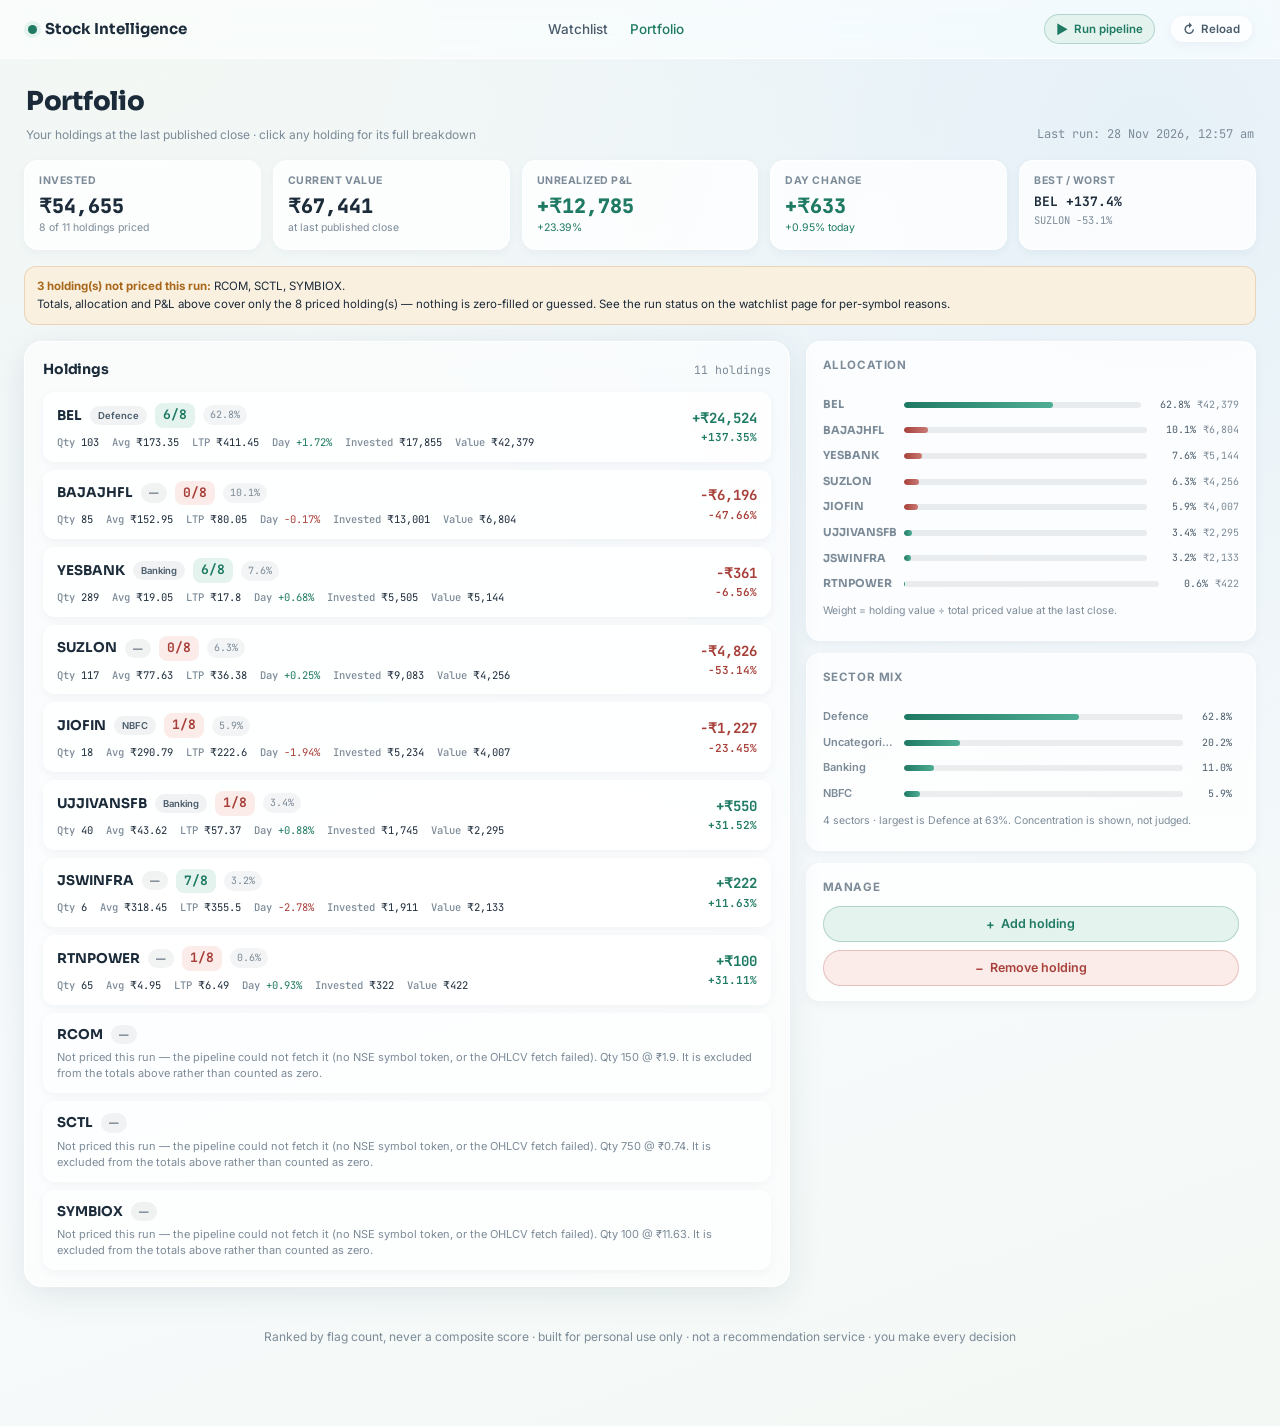
<file: dashboard/portfolio.html>
<!DOCTYPE html>
<html lang="en">
<head>
<meta charset="UTF-8">
<meta name="viewport" content="width=device-width, initial-scale=1.0">
<title>Stock Intelligence — Portfolio</title>
<link rel="preconnect" href="https://fonts.googleapis.com">
<link href="https://fonts.googleapis.com/css2?family=Sora:wght@400;500;600;700;800&family=Inter:wght@400;500;600&family=JetBrains+Mono:wght@400;500;600&display=swap" rel="stylesheet">
<link rel="stylesheet" href="css/style.css?v=5">
</head>
<body>

<div class="sticky-top">
  <nav>
    <div class="brand"><span class="dot"></span> Stock Intelligence</div>
    <ul>
      <li><a href="index.html">Watchlist</a></li>
      <li><a href="portfolio.html" class="active">Portfolio</a></li>
    </ul>
    <div class="nav-right">
      <a class="btn btn-primary btn-sm" href="https://github.com/subramanya1496/nse-dashboard/actions/workflows/daily-run.yml" target="_blank" rel="noopener"><span class="icon">▶</span><span class="label"> Run pipeline</span></a>
      <button class="btn btn-ghost btn-sm" id="refresh-btn" title="Reloads the latest published data. New prices come from the daily pipeline — use ‘Run pipeline’ for a fresh fetch."><span class="icon">↻</span><span class="label">Reload</span></button>
    </div>
  </nav>
</div>

<main class="wide">

  <div class="pf-title-row">
    <div>
      <h1 class="display">Portfolio</h1>
      <div class="sub">Your holdings at the last published close · click any holding for its full breakdown</div>
    </div>
    <div class="sub mono" id="last-updated">Loading…</div>
  </div>

  <section class="kpi-row" id="pf-kpis" aria-label="Portfolio summary">
    <div class="kpi-card"><div class="kpi-label">Loading…</div></div>
  </section>

  <div id="pf-data-note"></div>

  <section class="grid-main">
    <div class="panel" aria-label="Holdings">
      <div class="card-head-row">
        <h2>Holdings</h2>
        <span class="stock-count" id="pf-count"></span>
      </div>
      <div id="pf-holdings"><div class="empty-note">Loading…</div></div>
    </div>

    <aside class="rail">
      <div class="side-card">
        <h5>Allocation</h5>
        <div id="pf-allocation" class="empty-note">Loading…</div>
      </div>
      <div class="side-card">
        <h5>Sector mix</h5>
        <div id="pf-sectors" class="empty-note">Loading…</div>
      </div>
      <div class="side-card">
        <h5>Manage</h5>
        <div class="manage-buttons">
          <a class="btn btn-primary" href="https://github.com/subramanya1496/nse-dashboard/issues/new?template=add-holding.yml" target="_blank" rel="noopener"><span class="icon">+</span> Add holding</a>
          <a class="btn btn-danger" href="https://github.com/subramanya1496/nse-dashboard/issues/new?template=remove-holding.yml" target="_blank" rel="noopener"><span class="icon">−</span> Remove holding</a>
        </div>
      </div>
    </aside>
  </section>

</main>

<footer>Ranked by flag count, never a composite score · built for personal use only · not a recommendation service · you make every decision</footer>

<script src="js/app.js?v=5"></script>
<script src="js/portfolio.js?v=5"></script>

</body>
</html>
</file>
<file: dashboard/css/style.css>
:root{
  --bg-1:#eef4fa;
  --bg-2:#e6f1f7;
  --bg-3:#f3f8f4;
  --glass:rgba(255,255,255,0.58);
  --glass-strong:rgba(255,255,255,0.78);
  --glass-border:rgba(255,255,255,0.9);
  --ink:#1c2b3a;
  --ink-soft:#4a5c6b;
  --ink-faint:#7c8b98;
  --teal:#1f7a63;
  --teal-soft:#e4f3ee;
  --amber:#a8681c;
  --amber-soft:#faf0e0;
  --rose:#a8403a;
  --rose-soft:#fbecea;
  --line:rgba(28,43,58,0.08);
  --shadow:0 8px 32px rgba(31,64,90,0.10);
}
*{box-sizing:border-box; margin:0; padding:0;}
html{scroll-behavior:smooth;}
body{
  font-family:'Inter',sans-serif;
  color:var(--ink);
  background:
    radial-gradient(circle at 10% 0%, var(--bg-3) 0%, transparent 45%),
    radial-gradient(circle at 90% 10%, var(--bg-2) 0%, transparent 50%),
    linear-gradient(160deg, var(--bg-1), #f7fafc 60%, var(--bg-3));
  min-height:100vh;
  line-height:1.6;
  padding-bottom:80px;
}
.mono{font-family:'JetBrains Mono',monospace;}
h1,h2,h3,.display{font-family:'Sora',sans-serif; letter-spacing:-0.01em;}

nav{
  position:sticky; top:0; z-index:50;
  backdrop-filter:blur(16px) saturate(160%);
  -webkit-backdrop-filter:blur(16px) saturate(160%);
  background:rgba(255,255,255,0.55);
  border-bottom:1px solid var(--glass-border);
  padding:14px 28px;
  display:flex; align-items:center; justify-content:space-between;
}
nav .brand{font-family:'Sora',sans-serif; font-weight:700; font-size:15px; display:flex; align-items:center; gap:8px;}
nav .brand .dot{width:9px;height:9px;border-radius:50%;background:var(--teal); box-shadow:0 0 0 4px var(--teal-soft);}
nav ul{list-style:none; display:flex; gap:22px;}
nav a{color:var(--ink-soft); text-decoration:none; font-size:13.5px; font-weight:500;}
nav a:hover, nav a.active{color:var(--teal);}
nav .nav-right{display:flex; align-items:center; gap:16px;}

header.hero{max-width:1080px; margin:0 auto; padding:36px 28px 8px;}
.hero .title-row{display:flex; align-items:baseline; justify-content:space-between; flex-wrap:wrap; gap:8px;}
h1.display{font-size:clamp(22px,4vw,30px); font-weight:800; color:var(--ink);}
.hero .sub{font-size:13px; color:var(--ink-faint); margin-top:4px;}
.hero .actions-row{display:flex; align-items:center; gap:8px; flex-wrap:wrap; margin-top:10px;}

/* Buttons */
.btn{
  display:inline-flex; align-items:center; gap:6px;
  font-family:'Inter',sans-serif; font-size:12.5px; font-weight:600;
  padding:7px 14px; border-radius:999px; border:1px solid transparent;
  cursor:pointer; text-decoration:none; white-space:nowrap;
  transition:transform 0.12s ease, box-shadow 0.12s ease, border-color 0.12s ease, background 0.12s ease;
  background:var(--glass-strong);
}
.btn:hover{transform:translateY(-1px); box-shadow:0 4px 14px rgba(31,64,90,0.12);}
.btn:active{transform:translateY(0); box-shadow:none;}
.btn .icon{font-size:13px; line-height:1;}

.btn-primary{background:var(--teal-soft); color:var(--teal); border-color:rgba(31,122,99,0.25);}
.btn-primary:hover{background:var(--teal); color:#fff;}

.btn-danger{background:var(--rose-soft); color:var(--rose); border-color:rgba(168,64,58,0.25);}
.btn-danger:hover{background:var(--rose); color:#fff;}

.btn-ghost{background:var(--glass-strong); color:var(--ink-soft); border-color:var(--glass-border); box-shadow:0 3px 10px rgba(31,64,90,0.05);}
.btn-ghost:hover{color:var(--teal); border-color:rgba(31,122,99,0.3);}

.btn-sm{padding:5px 11px; font-size:11.5px;}

.btn[disabled], .btn.is-loading{opacity:0.65; cursor:default; transform:none; box-shadow:none;}
.btn .icon.spin{display:inline-block; animation:btn-spin 0.8s linear infinite;}
@keyframes btn-spin{ from{transform:rotate(0deg);} to{transform:rotate(360deg);} }

.manage-buttons{display:flex; flex-direction:column; gap:8px;}
.manage-buttons .btn{justify-content:center;}

/* Tabs */
.tab-bar{display:flex; gap:6px; margin-bottom:14px; flex-wrap:wrap;}
.tab-btn{
  font-family:'Inter',sans-serif; font-size:12.5px; font-weight:600; color:var(--ink-soft);
  background:rgba(28,43,58,0.05); border:1px solid transparent; border-radius:999px;
  padding:7px 14px; cursor:pointer; transition:all 0.12s ease;
}
.tab-btn:hover{color:var(--ink);}
.tab-btn.active{background:var(--teal); color:#fff; box-shadow:0 3px 10px rgba(31,122,99,0.25);}

.sector-group{margin-bottom:8px; border-radius:14px; background:rgba(255,255,255,0.35);}
.sector-group:last-child{margin-bottom:0;}
.sector-group-header{
  display:flex; align-items:center; justify-content:space-between;
  padding:10px 12px; cursor:pointer; user-select:none; border-radius:14px;
  transition:background 0.12s ease;
}
.sector-group-header:hover{background:rgba(255,255,255,0.6);}
.sector-group-header .name{font-family:'Sora',sans-serif; font-weight:700; font-size:13px; color:var(--ink); display:flex; align-items:center; gap:7px;}
.sector-group-header .meta{font-size:11.5px; color:var(--ink-faint); font-family:'JetBrains Mono',monospace;}
.sector-group-header .chevron{display:inline-block; font-size:10px; color:var(--ink-faint); transition:transform 0.15s ease;}
.sector-group:not(.collapsed) .sector-group-header .chevron{transform:rotate(90deg);}
.sector-group-body{padding:4px 0 6px;}
.sector-group.collapsed .sector-group-body{display:none;}

.show-more-row{text-align:center; margin-top:10px;}

main{max-width:1080px; margin:0 auto; padding:24px 28px 0;}
.layout-grid{display:grid; grid-template-columns:minmax(0,1.3fr) minmax(0,1fr); gap:18px; align-items:start;}
@media (max-width:900px){ .layout-grid{grid-template-columns:minmax(0,1fr);} }

.card{
  background:var(--glass);
  border:1px solid var(--glass-border);
  border-radius:20px;
  box-shadow:var(--shadow);
  backdrop-filter:blur(14px);
  -webkit-backdrop-filter:blur(14px);
  padding:20px;
}
.card h2{font-size:14px; font-weight:700;}
.card-head-row{display:flex; align-items:baseline; justify-content:space-between; margin-bottom:12px;}
.stock-count{font-size:11.5px; color:var(--ink-faint); font-family:'JetBrains Mono',monospace;}

.search-row{margin-bottom:12px;}
.search-input{
  width:100%; padding:9px 14px; border-radius:999px; font-size:13px;
  font-family:'Inter',sans-serif; color:var(--ink);
  background:var(--glass-strong); border:1px solid var(--glass-border);
  outline:none; transition:border-color 0.12s ease, box-shadow 0.12s ease;
}
.search-input::placeholder{color:var(--ink-faint);}
.search-input:focus{border-color:rgba(31,122,99,0.35); box-shadow:0 0 0 3px var(--teal-soft);}

.stock-row{
  background:var(--glass-strong); border:1px solid var(--glass-border); border-radius:14px;
  padding:12px 14px; margin-bottom:9px; display:flex; align-items:center; justify-content:space-between;
  box-shadow:0 3px 10px rgba(31,64,90,0.05); gap:10px; cursor:pointer;
}
.stock-row:hover{border-color:rgba(31,122,99,0.3);}
.stock-block{margin-bottom:9px;}
.stock-block .stock-row{margin-bottom:0;}
.stock-block.expanded .stock-row{border-radius:14px 14px 0 0; border-bottom-color:transparent;}

.detail-panel{
  background:var(--glass-strong); border:1px solid var(--glass-border); border-top:none;
  border-radius:0 0 14px 14px; padding:14px 16px; box-shadow:0 3px 10px rgba(31,64,90,0.05);
  font-size:12.5px;
}
.detail-panel .detail-section{margin-bottom:12px;}
.detail-panel .detail-section:last-child{margin-bottom:0;}
.detail-panel h6{font-size:11px; text-transform:uppercase; letter-spacing:0.05em; color:var(--ink-faint); margin-bottom:8px; font-weight:700;}
.detail-panel .check-row{display:flex; align-items:center; gap:8px; padding:4px 0; font-family:'JetBrains Mono',monospace; font-size:11.5px;}
.detail-panel .check-row .mark{width:14px; flex-shrink:0; font-weight:700;}
.detail-panel .check-row .mark.pass{color:var(--teal);}
.detail-panel .check-row .mark.fail{color:var(--rose);}
.detail-panel .check-row .label{font-family:'Inter',sans-serif;}
.detail-panel .kv-grid{display:grid; grid-template-columns:repeat(auto-fill,minmax(140px,1fr)); gap:8px;}
.detail-panel .kv-grid .kv{background:rgba(255,255,255,0.5); border-radius:8px; padding:6px 10px;}
.detail-panel .kv-grid .kv .k{font-size:10.5px; color:var(--ink-faint);}
.detail-panel .kv-grid .kv .v{font-family:'JetBrains Mono',monospace; font-weight:600;}
.stock-row .left{display:flex; align-items:center; gap:11px; min-width:0; flex:1;}
.stock-row .left > div:not(.rank){min-width:0; flex:1;}
.star-btn{
  background:none; border:none; padding:2px; cursor:pointer; flex-shrink:0;
  font-size:16px; line-height:1; color:var(--ink-faint);
  transition:color 0.12s ease, transform 0.12s ease;
}
.star-btn:hover{color:var(--amber); transform:scale(1.15);}
.star-btn.active{color:var(--amber);}
.stock-row .rank{
  width:26px; height:26px; border-radius:8px; background:var(--teal-soft); color:var(--teal);
  font-family:'JetBrains Mono',monospace; font-weight:700; font-size:12px;
  display:flex; align-items:center; justify-content:center; flex-shrink:0;
}
.stock-row .name{font-weight:700; font-size:14px;}
.stock-row .name .sector{font-weight:500; color:var(--ink-faint); font-size:11.5px; margin-left:6px;}
.stock-row .flags-mini{font-size:11px; color:var(--ink-faint); margin-top:2px; white-space:nowrap; overflow:hidden; text-overflow:ellipsis;}
.stock-row .right{text-align:right; flex-shrink:0;}
.stock-row .price{font-size:13px; font-weight:600; font-family:'JetBrains Mono',monospace;}
.stock-row .chg{font-family:'JetBrains Mono',monospace; font-size:11.5px; font-weight:600;}
.chg.up{color:var(--teal);} .chg.down{color:var(--rose);} .chg.flat{color:var(--ink-faint);}

.flag-count{
  font-family:'JetBrains Mono',monospace; font-weight:700; font-size:13px;
  padding:2px 8px; border-radius:8px; display:inline-block;
}
.flag-count.strong{background:var(--teal-soft); color:var(--teal);}
.flag-count.mid{background:var(--amber-soft); color:var(--amber);}
.flag-count.weak{background:var(--rose-soft); color:var(--rose);}

.flagrow{display:flex; flex-wrap:wrap; gap:6px; margin-top:8px;}
.flag{
  font-size:11.5px; font-weight:600; padding:4px 10px; border-radius:999px;
  border:1px solid; display:inline-flex; align-items:center; gap:5px;
}
.flag.on{background:var(--teal-soft); color:var(--teal); border-color:rgba(31,122,99,0.2);}
.flag.off{background:rgba(28,43,58,0.05); color:var(--ink-faint); border-color:var(--line);}

.side-card{
  background:var(--glass-strong); border:1px solid var(--glass-border); border-radius:14px;
  padding:14px 16px; margin-bottom:12px; box-shadow:0 3px 10px rgba(31,64,90,0.05);
}
.side-card h5{font-size:11.5px; text-transform:uppercase; letter-spacing:0.05em; color:var(--ink-faint); margin-bottom:10px; font-weight:700;}
.holding-row{display:flex; justify-content:space-between; align-items:center; font-size:12.5px; padding:7px 0; border-bottom:1px solid var(--line);}
.holding-row:last-child{border-bottom:none;}
.pill-status{font-size:10px; font-weight:700; padding:2px 8px; border-radius:999px;}
.pill-status.ok{background:var(--teal-soft); color:var(--teal);}
.pill-status.watch{background:var(--amber-soft); color:var(--amber);}
.pill-status.review{background:var(--rose-soft); color:var(--rose);}

.sector-bar-row{display:flex; align-items:center; gap:8px; margin-bottom:9px; font-size:12px;}
.sector-bar-row:last-child{margin-bottom:0;}
.sector-bar-row .name{width:100px; flex-shrink:0; font-weight:600; overflow:hidden; text-overflow:ellipsis; white-space:nowrap;}
.sector-bar-row .pct{width:36px; flex-shrink:0; text-align:right; font-family:'JetBrains Mono',monospace; font-size:11px; color:var(--ink-faint);}
.sector-bar-track{flex:1; height:6px; border-radius:4px; background:rgba(28,43,58,0.08); overflow:hidden;}
.sector-bar-fill{height:100%; border-radius:4px; background:linear-gradient(90deg, var(--teal), #4fae95);}
.sector-bar-fill.weak{background:linear-gradient(90deg, var(--rose), #c97a75);}
.sector-bar-fill.mid{background:linear-gradient(90deg, var(--amber), #d1a04a);}

table{width:100%; border-collapse:collapse; font-size:13.5px;}
th{text-align:left; font-size:11px; text-transform:uppercase; letter-spacing:0.05em; color:var(--ink-faint); padding:0 10px 10px; font-weight:700;}
td{padding:12px 10px; border-top:1px solid var(--line); vertical-align:top;}
tr td:first-child{font-weight:600;}
.price-cell{font-family:'JetBrains Mono',monospace;}

.callout{
  background:var(--amber-soft); border:1px solid rgba(168,104,28,0.2); border-radius:16px;
  padding:14px 18px; font-size:13px; color:var(--ink); margin-top:16px;
}
.callout b{color:var(--amber);}

.empty-note{color:var(--ink-faint); font-size:13px; padding:8px 0;}

/* Detail panel: price chart */
.chart-wrap{background:rgba(255,255,255,0.5); border-radius:10px; padding:8px 8px 4px;}
.price-chart{display:block; width:100%; height:90px;}
.chart-legend{display:flex; align-items:center; gap:14px; margin-top:6px; font-size:10.5px; color:var(--ink-faint);}
.chart-legend .swatch{display:inline-block; width:10px; height:3px; border-radius:2px; vertical-align:middle; margin-right:4px;}
.chart-legend .swatch.close{background:var(--teal);}
.chart-legend .swatch.ema{background:var(--amber);}
.chart-legend .range{margin-left:auto; font-size:10px;}

/* Detail panel: 52-week + analyst target range bars */
.range-row, .target-row{display:flex; align-items:center; gap:10px; margin:2px 0 6px;}
.range-end{font-size:11px; color:var(--ink-soft); flex-shrink:0;}
.range-track{position:relative; flex:1; height:6px; border-radius:4px;
  background:linear-gradient(90deg, var(--rose-soft), var(--amber-soft), var(--teal-soft));}
.range-track.target{background:linear-gradient(90deg, var(--teal-soft), var(--teal-soft));}
.range-marker{position:absolute; top:50%; width:11px; height:11px; border-radius:50%;
  transform:translate(-50%,-50%); background:var(--ink); border:2px solid #fff; box-shadow:0 1px 3px rgba(0,0,0,0.25);}
.range-marker.mean{width:0; height:0; border-radius:0; background:none; border-left:5px solid transparent;
  border-right:5px solid transparent; border-bottom:9px solid var(--teal); box-shadow:none;}
.range-tick.now{position:absolute; top:50%; width:9px; height:9px; border-radius:50%;
  transform:translate(-50%,-50%); background:var(--ink); border:2px solid #fff; box-shadow:0 1px 3px rgba(0,0,0,0.25);}
.range-sub{font-size:11px; color:var(--ink-faint);}
.range-sub .up{color:var(--teal); font-weight:600;} .range-sub .down{color:var(--rose); font-weight:600;}

/* Detail panel: external analyst view */
.ext-tag{display:inline-block; margin-left:6px; font-size:9px; font-weight:600; text-transform:none;
  letter-spacing:0; color:var(--amber); background:var(--amber-soft); padding:2px 7px; border-radius:999px;
  border:1px solid rgba(168,104,28,0.2); vertical-align:middle;}
.analyst-head{display:flex; align-items:center; gap:10px; margin-bottom:6px;}
.analyst-meta{font-size:11px; color:var(--ink-faint);}

footer{max-width:1080px; margin:40px auto 0; padding:0 28px; text-align:center; color:var(--ink-faint); font-size:12px;}

/* =====================================================================================
   Dense multi-section home layout (Bloomberg × Tickertape × TradingView, light glass)
   ===================================================================================== */

.fine{font-size:10.5px; color:var(--ink-faint); margin-top:6px; line-height:1.45;}
.empty-note.sm{font-size:11.5px; padding:4px 0;}

/* Sticky header: nav + market strip travel together */
.sticky-top{position:sticky; top:0; z-index:60;}
.sticky-top nav{position:static;}
.market-strip{
  display:flex; align-items:stretch; gap:0; overflow-x:auto; scrollbar-width:thin;
  backdrop-filter:blur(16px) saturate(160%);
  -webkit-backdrop-filter:blur(16px) saturate(160%);
  background:rgba(255,255,255,0.72);
  border-bottom:1px solid var(--glass-border);
  padding:6px 20px;
  font-size:11.5px;
}
.mi{display:flex; align-items:center; gap:8px; padding:4px 14px; border-right:1px solid var(--line); white-space:nowrap;}
.mi:last-child{border-right:none;}
.mi-label{font-family:'Sora',sans-serif; font-weight:700; font-size:10.5px; letter-spacing:0.04em; color:var(--ink-soft);}
.mi-sub{font-size:10px; color:var(--ink-faint); font-weight:500;}
.mi-value{font-weight:600; font-size:12px;}
.mi-chg{font-size:11px; font-weight:600;}
.mi-chg.up{color:var(--teal);} .mi-chg.down{color:var(--rose);} .mi-chg.vix-up{color:var(--amber);}
.mi-note{color:var(--ink-faint); font-size:11px;}
.spark{width:72px; height:22px; flex-shrink:0;}
.spark polyline{stroke:var(--ink-faint);}
.spark.teal polyline{stroke:var(--teal);}
.spark.rose polyline{stroke:var(--rose);}
.spark.amber polyline{stroke:var(--amber);}
.ad-bar{width:64px; height:6px; border-radius:4px; background:var(--rose-soft); overflow:hidden; display:inline-block;}
.ad-bar .ad-adv{display:block; height:100%; background:var(--teal); border-radius:4px;}
.status-dot{width:8px; height:8px; border-radius:50%; display:inline-block;}
.status-dot.open{background:var(--teal); box-shadow:0 0 0 3px var(--teal-soft); animation:pulse 2s ease infinite;}
.status-dot.pre{background:var(--amber); box-shadow:0 0 0 3px var(--amber-soft);}
.status-dot.closed{background:var(--ink-faint); box-shadow:0 0 0 3px rgba(28,43,58,0.08);}
@keyframes pulse{0%,100%{opacity:1;} 50%{opacity:0.55;}}

/* Always-visible search in the sticky header */
.nav-search-wrap{flex:1; max-width:420px; margin:0 18px; position:relative; display:flex; align-items:center;}
.nav-search{width:100%; padding:7px 14px; font-size:12.5px;}
.nav-search-count{
  position:absolute; right:12px; font-size:9.5px; color:var(--teal); font-weight:600;
  pointer-events:none; font-family:'JetBrains Mono',monospace; background:var(--glass-strong);
  padding:1px 4px; border-radius:6px;
}
.mi-sub.stale{color:var(--amber); font-weight:600;}
#watchlist-card.search-target{border-color:rgba(31,122,99,0.35);}

/* Keep an eye on */
.watch-grid{display:grid; grid-template-columns:repeat(auto-fill,minmax(330px,1fr)); gap:10px;}
.watch-card{background:var(--glass-strong); border:1px solid var(--glass-border); border-radius:12px; padding:11px 12px;}
.watch-head{display:flex; align-items:center; gap:7px; flex-wrap:wrap;}
.watch-sym{
  font-family:'Sora',sans-serif; font-weight:700; font-size:13.5px; color:var(--ink);
  background:none; border:none; padding:0; cursor:pointer;
}
.watch-sym:hover{color:var(--teal); text-decoration:underline;}
.watch-price{margin-left:auto; font-size:12px; font-weight:600; white-space:nowrap;}
.watch-why{margin:6px 0 8px;}
.watch-why .exp-highlight{font-size:11px; margin-top:2px;}
.level-row{display:flex; gap:6px; flex-wrap:wrap;}
.level-pill{
  flex:1; min-width:66px; background:rgba(255,255,255,0.6); border:1px solid var(--line);
  border-radius:9px; padding:5px 7px; display:flex; flex-direction:column; gap:1px;
}
.level-pill .lv-k{font-size:9px; text-transform:uppercase; letter-spacing:0.04em; color:var(--ink-faint); font-weight:700;}
.level-pill .lv-v{font-size:11.5px; font-weight:600;}
.level-pill .lv-dist{font-size:9.5px; font-weight:600; font-family:'JetBrains Mono',monospace;}
.level-pill .lv-dist.up{color:var(--teal);} .level-pill .lv-dist.down{color:var(--rose);}
.watch-foot{margin-top:7px; line-height:1.4;}
.watch-note{margin-top:10px;}

/* Wide main container + section rhythm */
main.wide{max-width:1440px; margin:0 auto; padding:18px 24px 0; display:flex; flex-direction:column; gap:16px;}
.panel{
  background:var(--glass); border:1px solid var(--glass-border); border-radius:18px;
  box-shadow:var(--shadow); backdrop-filter:blur(14px); -webkit-backdrop-filter:blur(14px);
  padding:16px 18px;
  animation:fadeUp 0.35s ease both;
}
@keyframes fadeUp{from{opacity:0; transform:translateY(6px);} to{opacity:1; transform:none;}}
.panel-head{display:flex; align-items:baseline; gap:12px; flex-wrap:wrap; margin-bottom:12px;}
.panel h2{font-size:14px; font-weight:700;}
.panel-sub{font-size:11px; color:var(--ink-faint);}

/* KPI row */
.kpi-row{display:grid; grid-template-columns:repeat(5,minmax(0,1fr)); gap:12px;}
.kpi-card{
  background:var(--glass-strong); border:1px solid var(--glass-border); border-radius:14px;
  padding:12px 14px; box-shadow:0 3px 10px rgba(31,64,90,0.05);
  transition:transform 0.15s ease, box-shadow 0.15s ease;
}
.kpi-card:hover{transform:translateY(-2px); box-shadow:0 6px 18px rgba(31,64,90,0.10);}
/* KPI cards are clickable buttons that open a shared detail drawer */
button.kpi-card{font-family:'Inter',sans-serif; text-align:left; width:100%; cursor:pointer; position:relative; color:inherit; display:block;}
button.kpi-card .kpi-expand{position:absolute; top:12px; right:14px; font-size:9.5px; font-weight:700; text-transform:uppercase; letter-spacing:0.04em; color:var(--ink-faint); opacity:0; transition:opacity 0.15s ease;}
button.kpi-card:hover .kpi-expand{opacity:0.9;}
button.kpi-card.active{border-color:rgba(31,122,99,0.5); box-shadow:0 0 0 3px var(--teal-soft);}
button.kpi-card.active .kpi-expand{opacity:1; color:var(--teal);}

.kpi-detail{margin-top:-4px; animation:fadeUp 0.25s ease both;}
.kpi-detail-head{display:flex; align-items:center; justify-content:space-between; gap:10px; margin-bottom:10px;}
.kpi-detail-head h3{font-size:13.5px; font-weight:700;}
.kpi-detail-close{background:rgba(28,43,58,0.06); border:none; border-radius:8px; width:26px; height:26px; cursor:pointer; color:var(--ink-soft); font-size:12px; flex-shrink:0;}
.kpi-detail-close:hover{background:var(--rose-soft); color:var(--rose);}
.kpi-detail-body{display:grid; grid-template-columns:repeat(auto-fill,minmax(300px,1fr)); gap:4px 16px;}
.kpi-stock-row{
  display:flex; align-items:center; gap:8px; width:100%; text-align:left;
  background:none; border:none; border-bottom:1px solid var(--line); padding:6px 2px;
  cursor:pointer; font-family:'Inter',sans-serif; transition:background 0.12s ease;
}
.kpi-stock-row:hover{background:rgba(255,255,255,0.7);}
.kpi-stock-row .ss{font-weight:700; font-size:12px; min-width:78px;}
.kpi-stock-row .kstat{font-size:10px; color:var(--ink-faint);}
.kpi-stock-row .kprice{margin-left:auto; font-size:11px; font-weight:600; white-space:nowrap;}
.kpi-stock-row .kprice .chg{font-size:10px; margin-left:2px;}

.kpi-holding-head, .kpi-holding-row{display:grid; grid-template-columns:78px 1fr 78px 56px 76px; gap:8px; align-items:center; font-size:11.5px; padding:6px 2px; text-align:left;}
.kpi-holding-head{font-size:9.5px; text-transform:uppercase; letter-spacing:0.05em; color:var(--ink-faint); font-weight:700; border-bottom:1px solid var(--line);}
.kpi-holding-head span:not(:first-child), .kpi-holding-row span:not(:first-child):not(.kh-note){text-align:right; justify-self:end;}
button.kpi-holding-row{background:none; border:none; border-bottom:1px solid var(--line); cursor:pointer; font-family:'Inter',sans-serif; width:100%; transition:background 0.12s ease;}
button.kpi-holding-row:hover{background:rgba(255,255,255,0.7);}
.kpi-holding-row .ss{font-weight:700;}
.kpi-holding-row .kh-note{grid-column:2 / -1; color:var(--ink-faint); font-style:italic; text-align:left; justify-self:start;}
.kpi-holding-row .up{color:var(--teal);} .kpi-holding-row .down{color:var(--rose);}
.kpi-portfolio-total{grid-column:1 / -1; margin-top:8px; font-size:12px; font-weight:600;}
.kpi-portfolio-total .up{color:var(--teal);} .kpi-portfolio-total .down{color:var(--rose);}
.kpi-portfolio-link{grid-column:1 / -1; justify-self:start; margin-top:8px;}
.kpi-detail-body .up{color:var(--teal);} .kpi-detail-body .down{color:var(--rose);}
.kpi-label{font-size:10.5px; text-transform:uppercase; letter-spacing:0.05em; color:var(--ink-faint); font-weight:700; margin-bottom:4px;}
.kpi-value{font-family:'Sora',sans-serif; font-size:20px; font-weight:800; line-height:1.2;}
.kpi-value.mono{font-family:'JetBrains Mono',monospace;}
.kpi-value.up{color:var(--teal);} .kpi-value.down{color:var(--rose);}
.kpi-sub{font-size:10.5px; color:var(--ink-faint); margin-top:2px; overflow:hidden; text-overflow:ellipsis; white-space:nowrap;}
.kpi-sub.up{color:var(--teal);} .kpi-sub.down{color:var(--rose);}

/* Sector heatmap */
.heatmap-grid{display:grid; grid-template-columns:repeat(auto-fill,minmax(118px,1fr)); gap:8px;}
.heat-cell{
  border:1px solid var(--glass-border); border-radius:12px; padding:9px 10px; text-align:left;
  cursor:pointer; display:flex; flex-direction:column; gap:1px;
  font-family:'Inter',sans-serif; transition:transform 0.15s ease, box-shadow 0.15s ease;
}
.heat-cell:hover{transform:translateY(-2px); box-shadow:0 6px 16px rgba(31,64,90,0.14);}
.heat-name{font-weight:700; font-size:11.5px; color:inherit; overflow:hidden; text-overflow:ellipsis; white-space:nowrap;}
.heat-pct{font-size:14px; font-weight:700;}
.heat-count{font-size:9.5px; opacity:0.75;}
.h-strong2{background:rgba(31,122,99,0.28); color:#0e5243;}
.h-strong{background:rgba(31,122,99,0.16); color:var(--teal);}
.h-mid2{background:rgba(168,104,28,0.14); color:var(--amber);}
.h-mid{background:rgba(168,104,28,0.22); color:#8a5516;}
.h-weak{background:rgba(168,64,58,0.14); color:var(--rose);}
.h-weak2{background:rgba(168,64,58,0.24); color:#8c332e;}

/* Opportunities + breadth two-column band */
.grid-opp{display:grid; grid-template-columns:minmax(0,1.9fr) minmax(0,1fr); gap:16px; align-items:start;}
.opp-block{border:1px solid var(--glass-border); background:var(--glass-strong); border-radius:12px; margin-bottom:8px; overflow:hidden;}
.opp-block:last-child{margin-bottom:0;}
.opp-row{display:flex; gap:10px; padding:10px 12px; cursor:pointer; align-items:flex-start; transition:background 0.12s ease;}
.opp-row:hover{background:rgba(255,255,255,0.7);}
.opp-main{flex:1; min-width:0;}
.opp-head{display:flex; align-items:center; gap:8px; flex-wrap:wrap;}
.opp-head .name{font-family:'Sora',sans-serif; font-weight:700; font-size:13.5px;}
.opp-price{margin-left:auto; font-size:12px; font-weight:600;}
.opp-summary{font-size:12px; color:var(--ink-soft); margin-top:4px; line-height:1.5;}
.opp-toggle{color:var(--ink-faint); font-size:11px; transition:transform 0.15s ease; margin-top:4px;}
.opp-block.open .opp-toggle{transform:rotate(180deg);}
.opp-detail{padding:0 12px 12px 48px;}
.exp-highlight{font-size:11.5px; color:var(--teal); margin-top:3px;}
.exp-risks{margin-top:8px;}
.exp-risk-title{display:block; font-size:10px; text-transform:uppercase; letter-spacing:0.05em; font-weight:700; color:var(--ink-faint); margin-bottom:4px;}
.exp-risk{font-size:11.5px; color:var(--rose); padding:2px 0; line-height:1.45;}
.exp-note{font-size:10px; color:var(--ink-faint); margin-top:8px; font-style:italic;}
.explanation p{font-size:12px; line-height:1.55; margin-bottom:4px;}

/* Breadth widgets */
.breadth-item{
  display:grid; grid-template-columns:110px auto; grid-template-areas:"k v" "bar bar";
  gap:2px 10px; align-items:baseline; padding:8px 0; border-bottom:1px solid var(--line);
}
.breadth-item:last-child{border-bottom:none;}
.breadth-item .bk{grid-area:k; font-size:11.5px; font-weight:600; color:var(--ink-soft);}
.breadth-item .bv{grid-area:v; font-size:13px; font-weight:700; justify-self:end;}
.breadth-bar{grid-area:bar; height:5px; border-radius:4px; background:rgba(28,43,58,0.08); overflow:hidden; display:block;}
.breadth-bar span{display:block; height:100%; border-radius:4px; background:linear-gradient(90deg,var(--teal),#4fae95);}
.bnames{grid-area:bar; font-size:10px; color:var(--ink-faint); font-family:'JetBrains Mono',monospace;}

/* Screens grid */
.screens-grid{display:grid; grid-template-columns:repeat(3,minmax(0,1fr)); gap:12px;}
.screen-card{background:var(--glass-strong); border:1px solid var(--glass-border); border-radius:12px; padding:10px 12px;}
.screen-head{display:flex; align-items:baseline; justify-content:space-between; gap:8px; margin-bottom:6px;}
.screen-head h4{font-family:'Sora',sans-serif; font-size:12px; font-weight:700;}
.screen-hint{font-size:9.5px; color:var(--ink-faint); text-align:right;}
.screen-row{
  display:flex; align-items:center; gap:8px; width:100%; text-align:left;
  background:none; border:none; border-top:1px solid var(--line); padding:5px 2px;
  cursor:pointer; font-family:'Inter',sans-serif; transition:background 0.12s ease;
}
.screen-row:hover{background:rgba(255,255,255,0.65);}
.screen-row .ss{font-weight:700; font-size:11.5px; color:var(--ink);}
.screen-row .sstat{font-size:10px; color:var(--ink-faint);}
.screen-row .schg{margin-left:auto; font-size:10.5px; font-weight:600;}
.ss{font-family:'Sora',sans-serif;}

/* Main band: watchlist + rail */
.grid-main{display:grid; grid-template-columns:minmax(0,1.7fr) minmax(0,1fr); gap:16px; align-items:start;}
.rail .side-card h5 .ext-tag{margin-left:4px;}

/* Filter chips */
.filter-row{display:flex; align-items:center; gap:8px; margin-bottom:6px; flex-wrap:wrap;}
.filter-label{font-size:10px; text-transform:uppercase; letter-spacing:0.05em; font-weight:700; color:var(--ink-faint);}
.filter-chips{display:flex; gap:6px; flex-wrap:wrap;}
.filter-chip{
  font-family:'Inter',sans-serif; font-size:11px; font-weight:600; color:var(--ink-soft);
  background:rgba(28,43,58,0.05); border:1px solid transparent; border-radius:999px;
  padding:4px 10px; cursor:pointer; transition:all 0.12s ease;
}
.filter-chip .mono{font-size:10px; opacity:0.7;}
.filter-chip:hover{color:var(--ink); border-color:var(--line);}
.filter-chip.active{background:var(--teal-soft); color:var(--teal); border-color:rgba(31,122,99,0.35);}
.filter-note{min-height:0; margin-bottom:6px;}

/* Enhanced watchlist card */
.stock-row.enhanced{display:block; padding:10px 14px 9px;}
.sr-top{display:flex; align-items:center; justify-content:space-between; gap:10px;}
.sr-top .left{display:flex; align-items:center; gap:10px; min-width:0;}
.sr-top .mid{display:flex; align-items:center; gap:10px; flex-shrink:1; min-width:0;}
.sr-top .right{text-align:right; flex-shrink:0;}
.name-wrap{display:flex; align-items:center; gap:8px; min-width:0; flex-wrap:wrap;}
.sector-badge{
  font-size:9.5px; font-weight:600; color:var(--ink-soft); background:rgba(28,43,58,0.06);
  border-radius:999px; padding:2px 8px; font-family:'Inter',sans-serif; white-space:nowrap;
}
.ema-dot{
  font-family:'JetBrains Mono',monospace; font-size:9px; font-weight:700; padding:2px 5px;
  border-radius:6px; letter-spacing:0.02em;
}
.ema-dot.above{background:var(--teal-soft); color:var(--teal);}
.ema-dot.below{background:var(--rose-soft); color:var(--rose);}
.ema-dot.na{background:rgba(28,43,58,0.05); color:var(--ink-faint);}
.mini-range{display:inline-flex; align-items:center; gap:5px;}
.mini-range-track{position:relative; width:56px; height:5px; border-radius:4px; display:inline-block;
  background:linear-gradient(90deg, var(--rose-soft), var(--amber-soft), var(--teal-soft));}
.mini-range-marker{position:absolute; top:50%; width:7px; height:7px; border-radius:50%;
  transform:translate(-50%,-50%); background:var(--ink); border:1.5px solid #fff; box-shadow:0 1px 2px rgba(0,0,0,0.25);}
.mini-range-label{font-size:9px; color:var(--ink-faint); font-family:'JetBrains Mono',monospace;}
.sr-metrics{display:flex; gap:14px; flex-wrap:wrap; margin-top:7px; font-size:10.5px;}
.sr-metrics .m{white-space:nowrap;}
.sr-metrics .mk{color:var(--ink-faint); font-weight:500;}
.sr-metrics .mv{font-weight:600; color:var(--ink);}
.sr-metrics .mv.up{color:var(--teal);} .sr-metrics .mv.down{color:var(--rose);}
.sr-flags{display:flex; gap:5px; flex-wrap:wrap; margin-top:7px; align-items:center;}
.flag.sm{font-size:9.5px; padding:2px 8px;}
.no-flags{font-size:10.5px; color:var(--ink-faint); font-style:italic;}
.flags-missing{font-size:9.5px; color:var(--ink-faint); font-family:'JetBrains Mono',monospace;}

/* Right rail bodies */
.inst-head, .inst-row{display:grid; grid-template-columns:minmax(0,1fr) 48px 48px 48px; gap:6px; align-items:center; font-size:11.5px; padding:5px 0;}
.inst-head{font-size:9.5px; text-transform:uppercase; letter-spacing:0.05em; color:var(--ink-faint); font-weight:700; border-bottom:1px solid var(--line);}
.inst-row{border-bottom:1px solid var(--line);}
.inst-row:last-child{border-bottom:none;}
.inst-row .ss{font-weight:700; font-size:11px;}
.event-row{display:flex; align-items:center; gap:10px; padding:6px 0; border-bottom:1px solid var(--line); font-size:11.5px;}
.event-row:last-of-type{border-bottom:none;}
.event-date{color:var(--ink-soft); font-size:10.5px; width:86px; flex-shrink:0;}
.event-row .ss{font-weight:700; font-size:11px;}
.event-type{margin-left:auto; font-size:10px; color:var(--ink-faint); background:rgba(28,43,58,0.05); border-radius:999px; padding:2px 8px;}
.news-row{display:block; text-decoration:none; color:var(--ink); padding:7px 0; border-bottom:1px solid var(--line); transition:background 0.12s ease;}
.news-row:hover{background:rgba(255,255,255,0.55);}
.news-row:last-of-type{border-bottom:none;}
.news-top{display:flex; align-items:center; gap:7px;}
.news-src{font-size:9.5px; color:var(--ink-faint); margin-left:auto;}
.news-title{font-size:11.5px; line-height:1.45; margin-top:2px; color:var(--ink-soft);}
.senti{font-size:9px; font-weight:700; text-transform:uppercase; letter-spacing:0.04em; padding:1px 7px; border-radius:999px;}
.senti.pos{background:var(--teal-soft); color:var(--teal);}
.senti.neg{background:var(--rose-soft); color:var(--rose);}
.senti.neu{background:rgba(28,43,58,0.06); color:var(--ink-faint);}
.news-row .ss{font-size:10.5px; font-weight:700;}

/* Portfolio analytics */
.pa-summary{display:grid; grid-template-columns:repeat(3,1fr); gap:8px; margin-bottom:10px;}
.pa-stat{background:rgba(255,255,255,0.5); border-radius:10px; padding:7px 9px;}
.pa-stat .k{display:block; font-size:9.5px; color:var(--ink-faint); text-transform:uppercase; letter-spacing:0.04em; font-weight:700;}
.pa-stat .v{font-size:12.5px; font-weight:700;}
.pa-stat .v.up{color:var(--teal);} .pa-stat .v.down{color:var(--rose);}
.pa-head, .pa-row{display:grid; grid-template-columns:minmax(0,1fr) 90px 52px 62px; gap:6px; align-items:center; font-size:11.5px; padding:5px 0;}
.pa-head{font-size:9.5px; text-transform:uppercase; letter-spacing:0.05em; color:var(--ink-faint); font-weight:700; border-bottom:1px solid var(--line);}
.pa-row{border-bottom:1px solid var(--line);}
.pa-row .ss{font-weight:700; font-size:11px;}
.pa-alloc{display:flex; align-items:center; gap:6px;}
.pa-alloc .mono{font-size:10px; color:var(--ink-faint);}
.pa-alloc-bar{flex:1; height:5px; border-radius:4px; background:rgba(28,43,58,0.08); overflow:hidden;}
.pa-alloc-bar span{display:block; height:100%; background:linear-gradient(90deg,var(--teal),#4fae95); border-radius:4px;}
.pa-cagr{font-size:10px; color:var(--ink-soft);}
.pa-row .up{color:var(--teal);} .pa-row .down{color:var(--rose);}
.pa-block{margin-top:9px; font-size:11.5px; line-height:1.8;}
.pa-block .k{display:block; font-size:9.5px; color:var(--ink-faint); text-transform:uppercase; letter-spacing:0.04em; font-weight:700;}
.callout.compact{margin-top:0; padding:10px 12px; font-size:11.5px; border-radius:12px;}

/* Portfolio page */
.pf-title-row{display:flex; align-items:flex-end; justify-content:space-between; gap:12px; flex-wrap:wrap; padding:4px 2px 0;}
.pf-title-row h1.display{font-size:clamp(20px,3vw,26px); font-weight:800;}
.pf-title-row .sub{font-size:12px; color:var(--ink-faint); margin-top:2px;}
.kpi-value.pf-bw{font-size:13px; font-weight:700;}
.kpi-value.pf-bw .mono{font-family:'JetBrains Mono',monospace;}

.pf-block{margin-bottom:8px;}
.pf-block:last-child{margin-bottom:0;}
.pf-row{
  background:var(--glass-strong); border:1px solid var(--glass-border); border-radius:12px;
  padding:10px 13px; display:flex; align-items:center; justify-content:space-between; gap:12px;
  box-shadow:0 3px 10px rgba(31,64,90,0.05);
}
.pf-row.clickable{cursor:pointer;}
.pf-row.clickable:hover{border-color:rgba(31,122,99,0.3);}
.pf-block.expanded .pf-row{border-radius:12px 12px 0 0; border-bottom-color:transparent;}
.pf-row.unpriced{background:rgba(255,255,255,0.45); border-style:dashed;}
.pf-main{flex:1; min-width:0;}
.pf-head{display:flex; align-items:center; gap:8px; flex-wrap:wrap;}
.pf-head .name{font-family:'Sora',sans-serif; font-weight:700; font-size:13.5px;}
.pf-weight{font-size:10px; color:var(--ink-faint); background:rgba(28,43,58,0.05); border-radius:999px; padding:2px 7px;}
.pf-metrics{display:flex; gap:13px; flex-wrap:wrap; margin-top:6px; font-size:10.5px;}
.pf-metrics .m{white-space:nowrap;}
.pf-metrics .mk{color:var(--ink-faint); font-weight:500;}
.pf-metrics .up{color:var(--teal);} .pf-metrics .down{color:var(--rose);}
.pf-note{font-size:11px; color:var(--ink-faint); margin-top:5px; line-height:1.45;}
.pf-pnl{text-align:right; flex-shrink:0;}
.pf-pnl-v{font-size:14px; font-weight:700;}
.pf-pnl-p{font-size:11px; font-weight:600;}
.pf-pnl .up, .pf-pnl-v.up, .pf-pnl-p.up{color:var(--teal);}
.pf-pnl .down, .pf-pnl-v.down, .pf-pnl-p.down{color:var(--rose);}
.pf-block .detail-panel{border-radius:0 0 12px 12px;}

.alloc-row{display:grid; grid-template-columns:74px 1fr 42px auto; gap:7px; align-items:center; font-size:11.5px; padding:4px 0;}
.alloc-row .ss{font-weight:700; font-size:11px; overflow:hidden; text-overflow:ellipsis; white-space:nowrap;}
.alloc-row .ss.sec{font-family:'Inter',sans-serif; font-weight:600;}
.alloc-bar{height:6px; border-radius:4px; background:rgba(28,43,58,0.08); overflow:hidden;}
.alloc-bar span{display:block; height:100%; border-radius:4px; background:linear-gradient(90deg,var(--teal),#4fae95);}
.alloc-bar span.down{background:linear-gradient(90deg,var(--rose),#c97a75);}
.alloc-bar span.flat{background:linear-gradient(90deg,var(--ink-faint),#aab6c0);}
.alloc-w{font-size:10px; color:var(--ink-soft); text-align:right;}
.alloc-v{font-size:10px; color:var(--ink-faint); text-align:right;}

/* Responsive */
@media (max-width:1200px){
  .kpi-row{grid-template-columns:repeat(3,minmax(0,1fr));}
  .screens-grid{grid-template-columns:repeat(2,minmax(0,1fr));}
}
@media (max-width:980px){
  .grid-opp, .grid-main{grid-template-columns:minmax(0,1fr);}
}
/* Below ~860px the nav can't fit brand + links + search + buttons on one line, and the
   search collapses to an unusable sliver — give it its own full-width row instead. */
@media (max-width:860px){
  nav{flex-wrap:wrap;}
  .nav-search-wrap{order:3; flex-basis:100%; max-width:none; margin:8px 0 0;}
}
@media (max-width:640px){
  main.wide{padding:14px 14px 0;}
  .kpi-row{grid-template-columns:repeat(2,minmax(0,1fr));}
  .watch-grid{grid-template-columns:minmax(0,1fr);}
  .pf-row{flex-wrap:wrap;}
  .pf-pnl{text-align:left;}
  .alloc-row{grid-template-columns:64px 1fr 38px;}
  .alloc-row .alloc-v{display:none;}
  .screens-grid{grid-template-columns:minmax(0,1fr);}
  .sr-top{flex-wrap:wrap;}
  .sr-top .mid{order:3; width:100%; margin-top:4px;}
  .market-strip{padding:5px 10px;}
  nav{padding:12px 16px;}
  nav .nav-right .label{display:none;}
}
</file>
